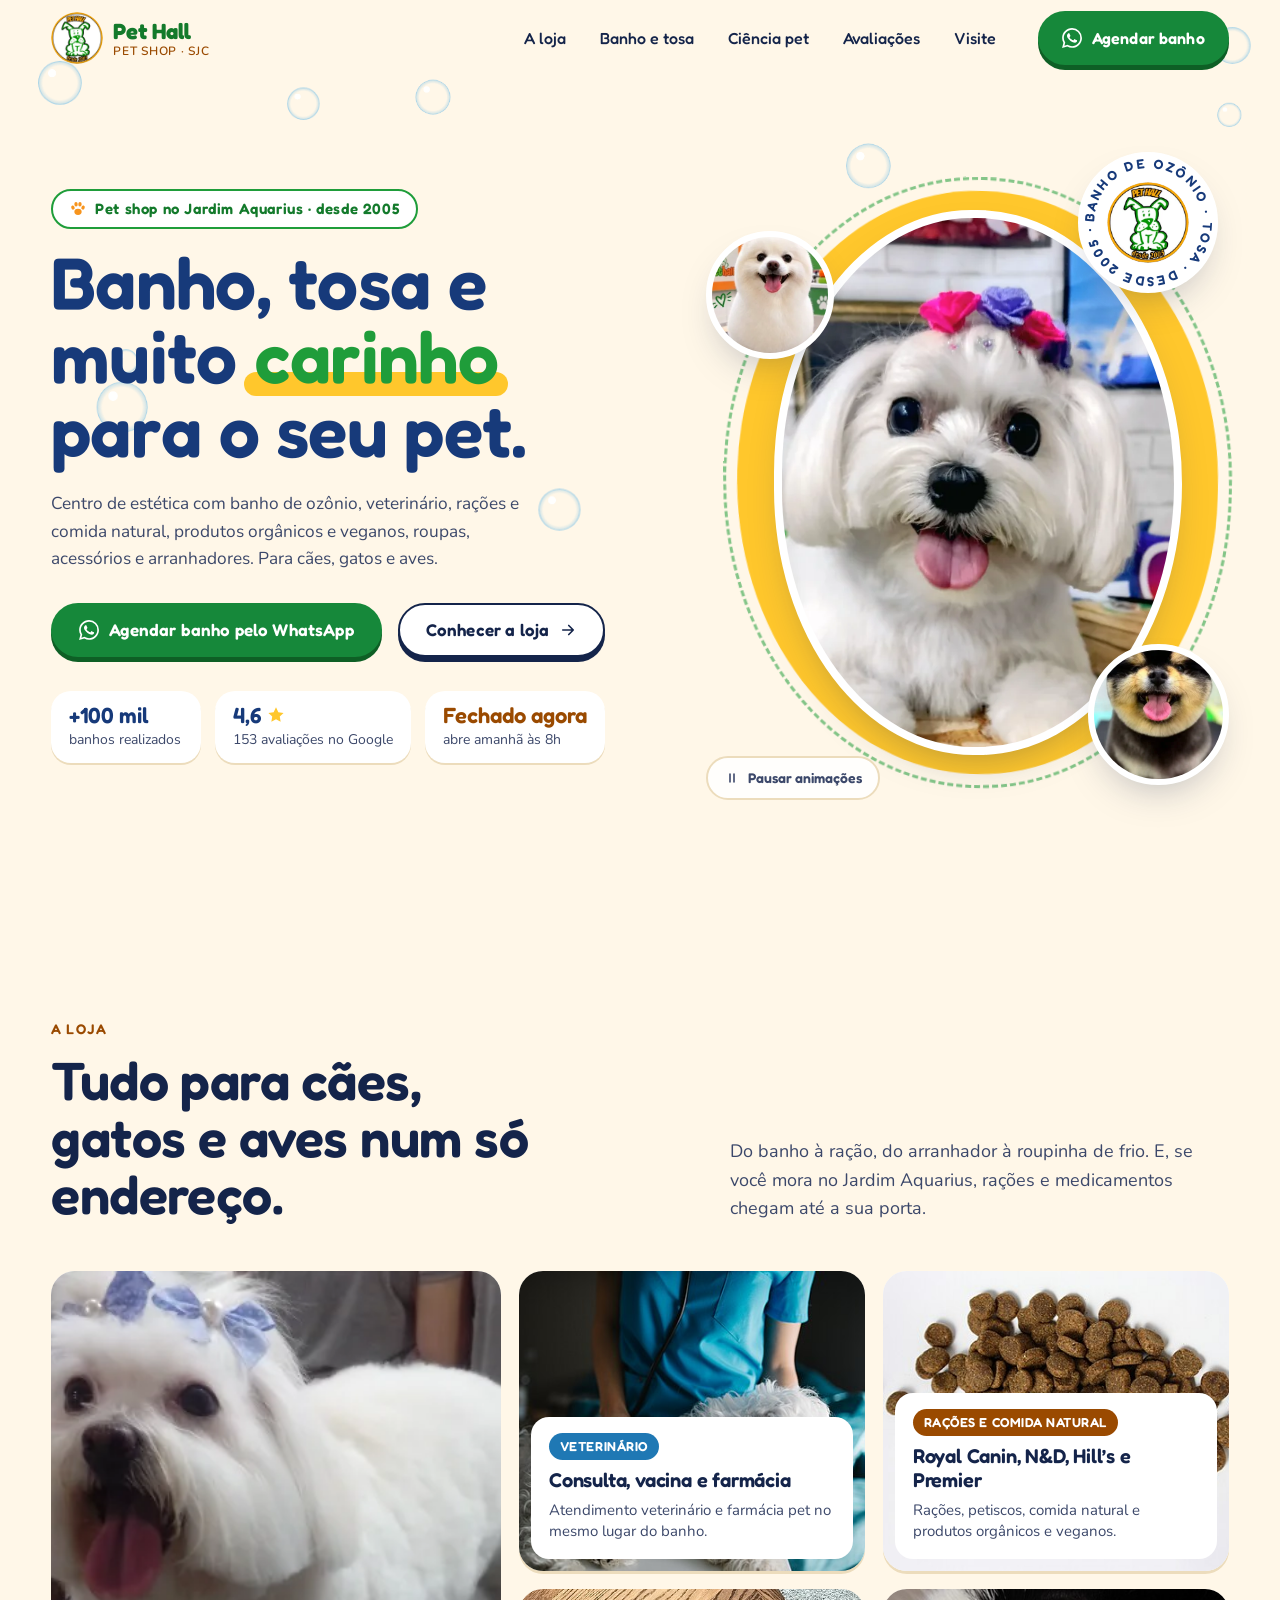
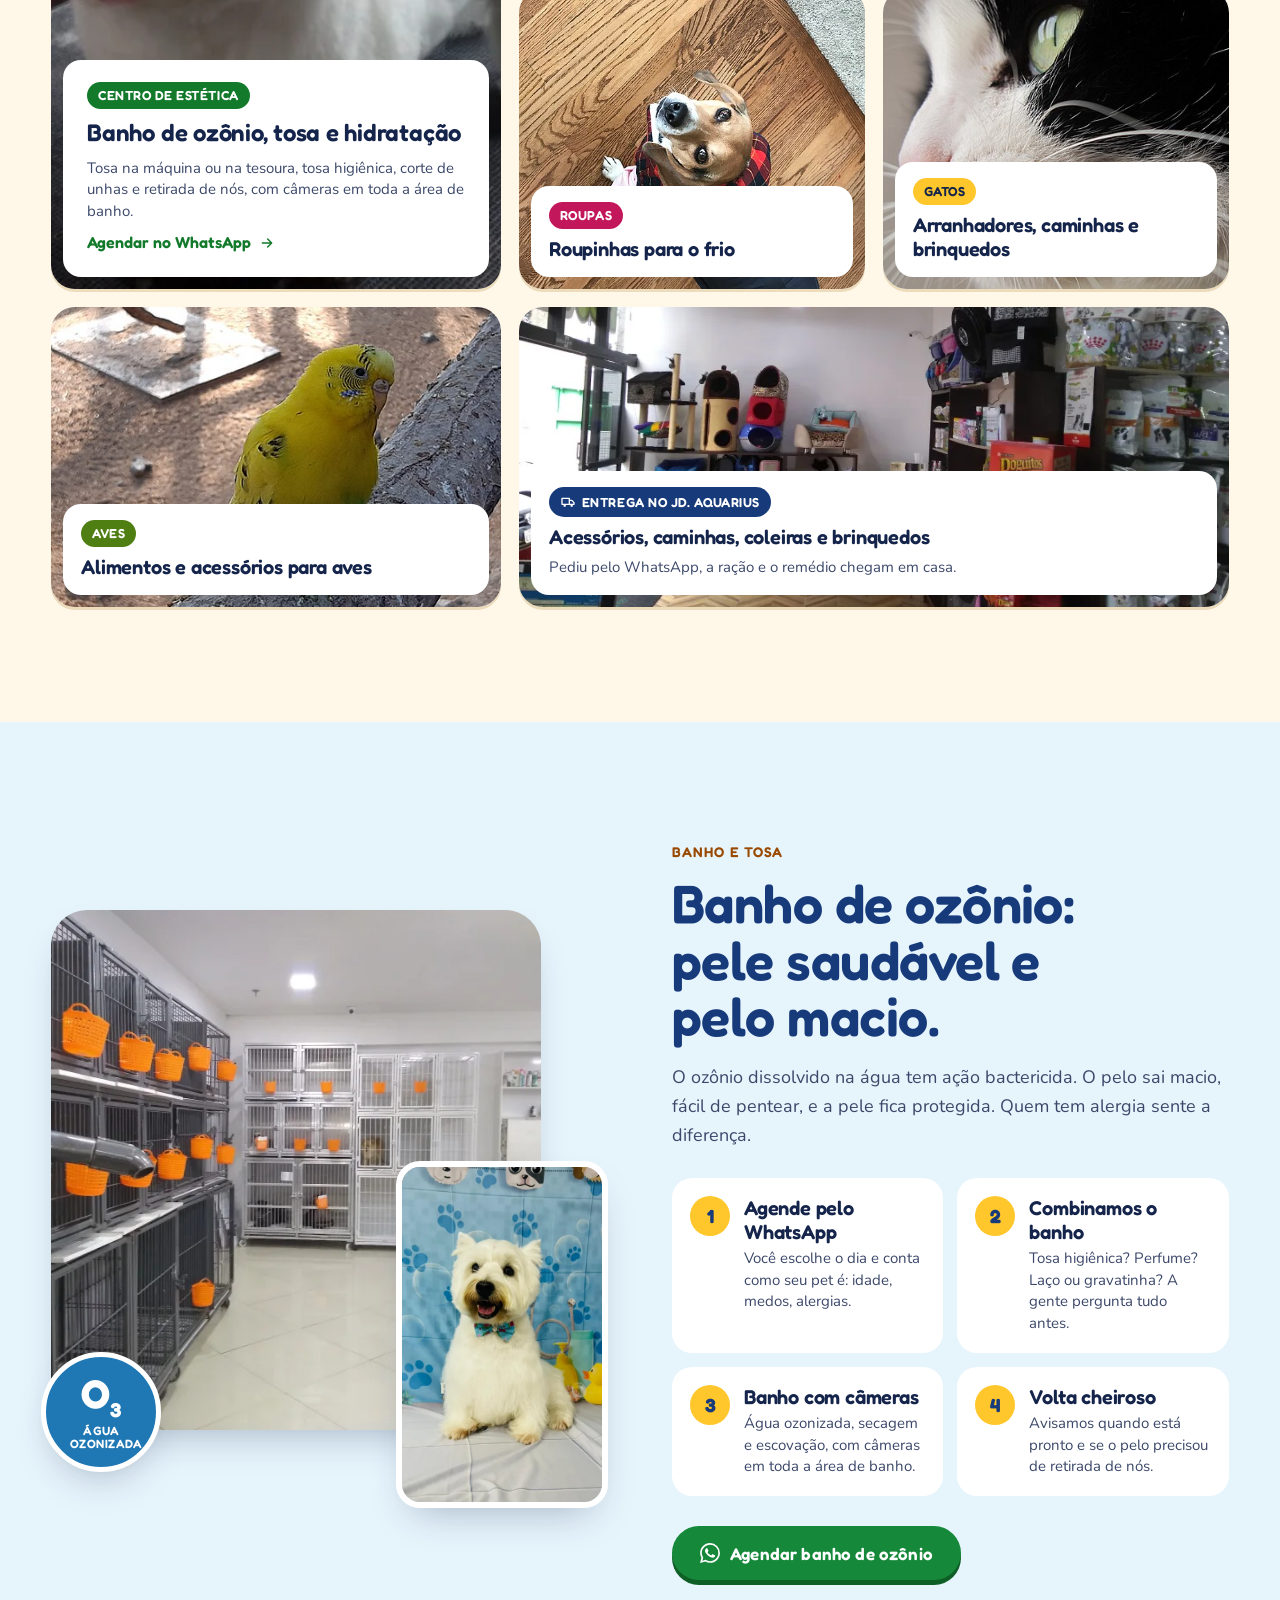
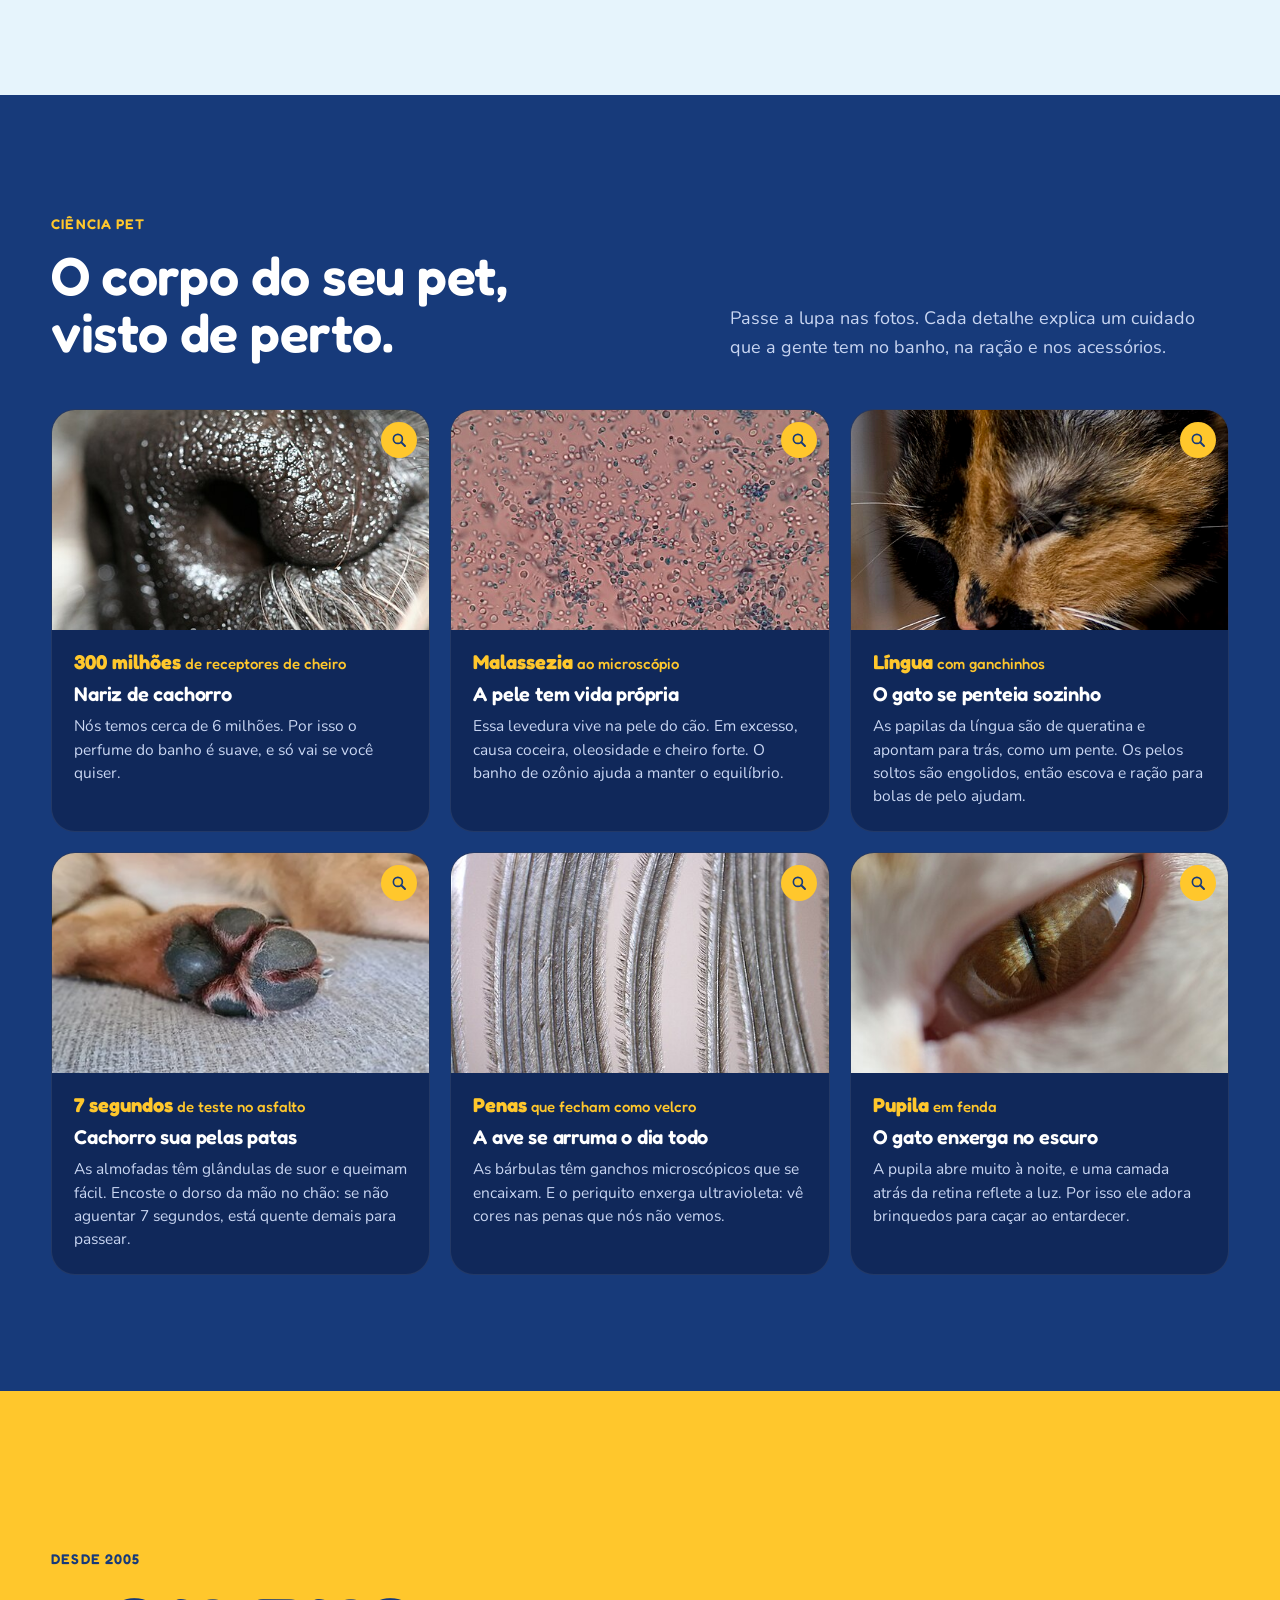
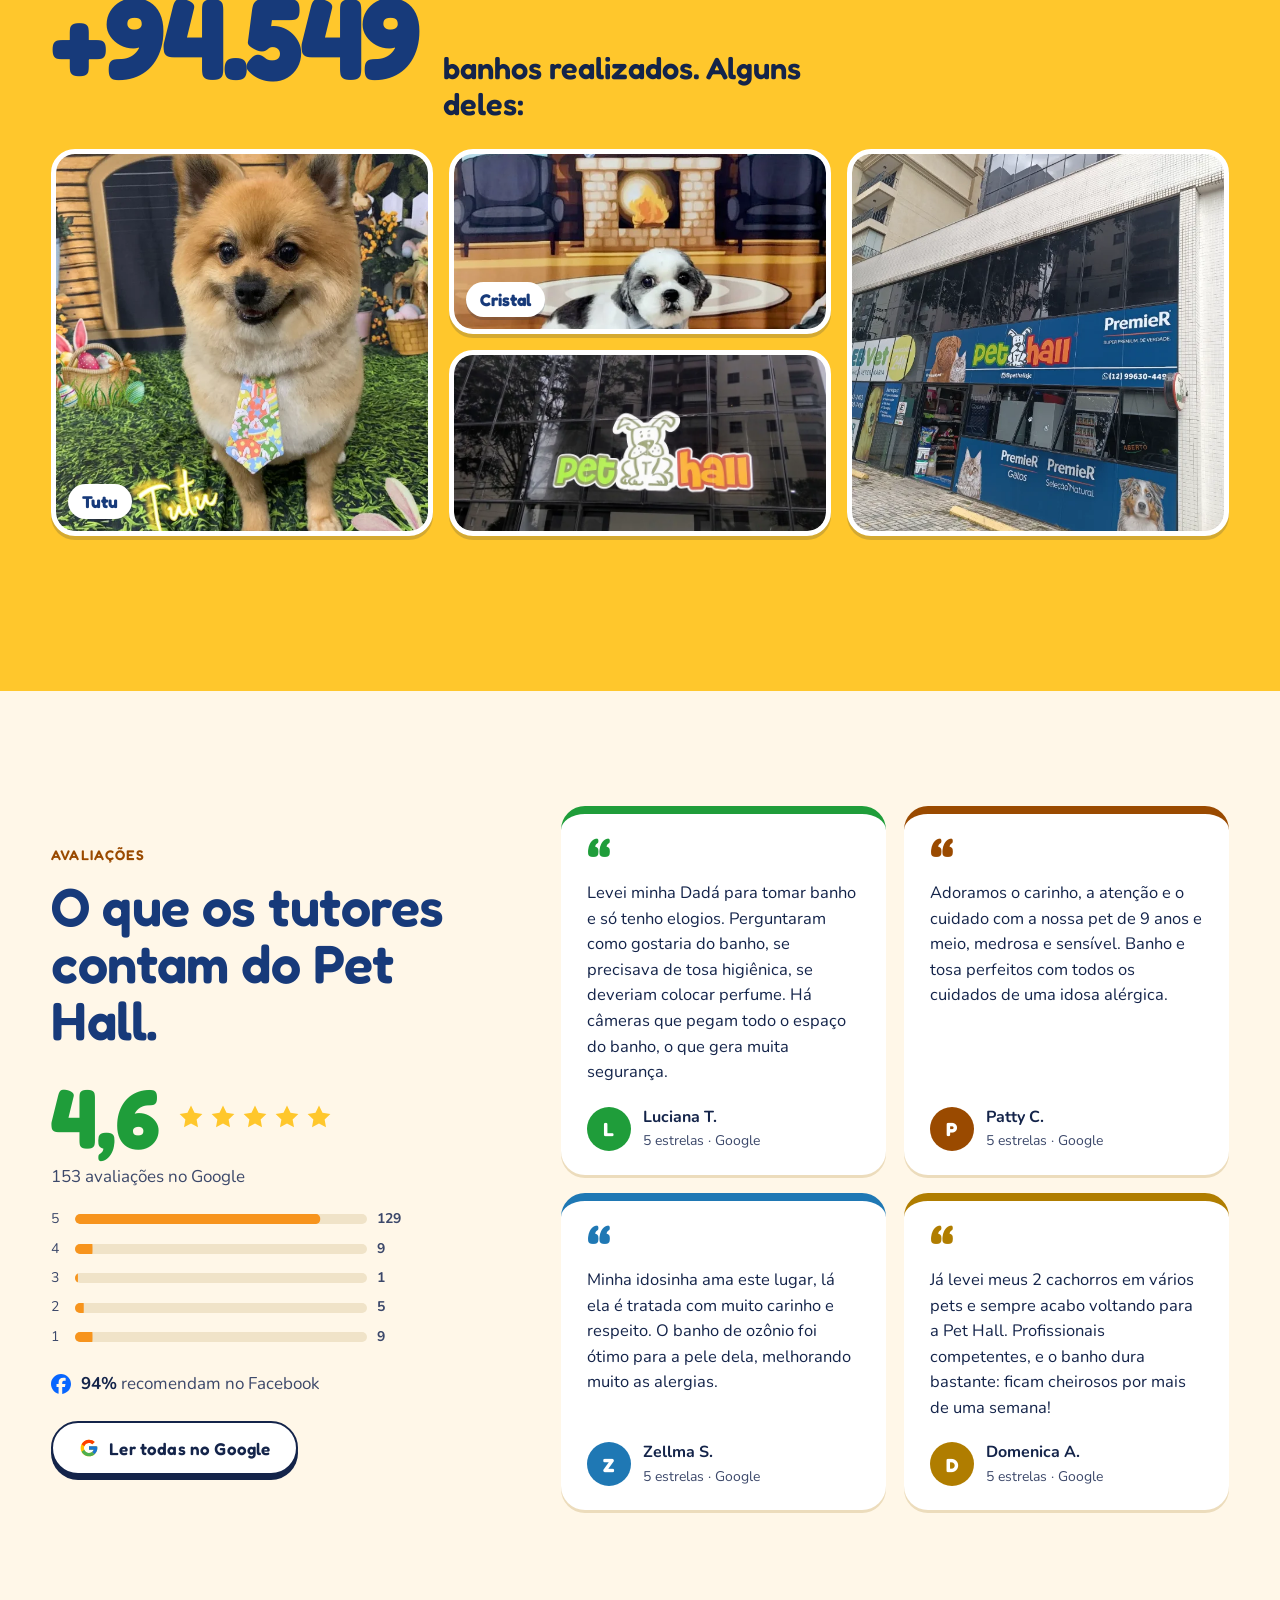
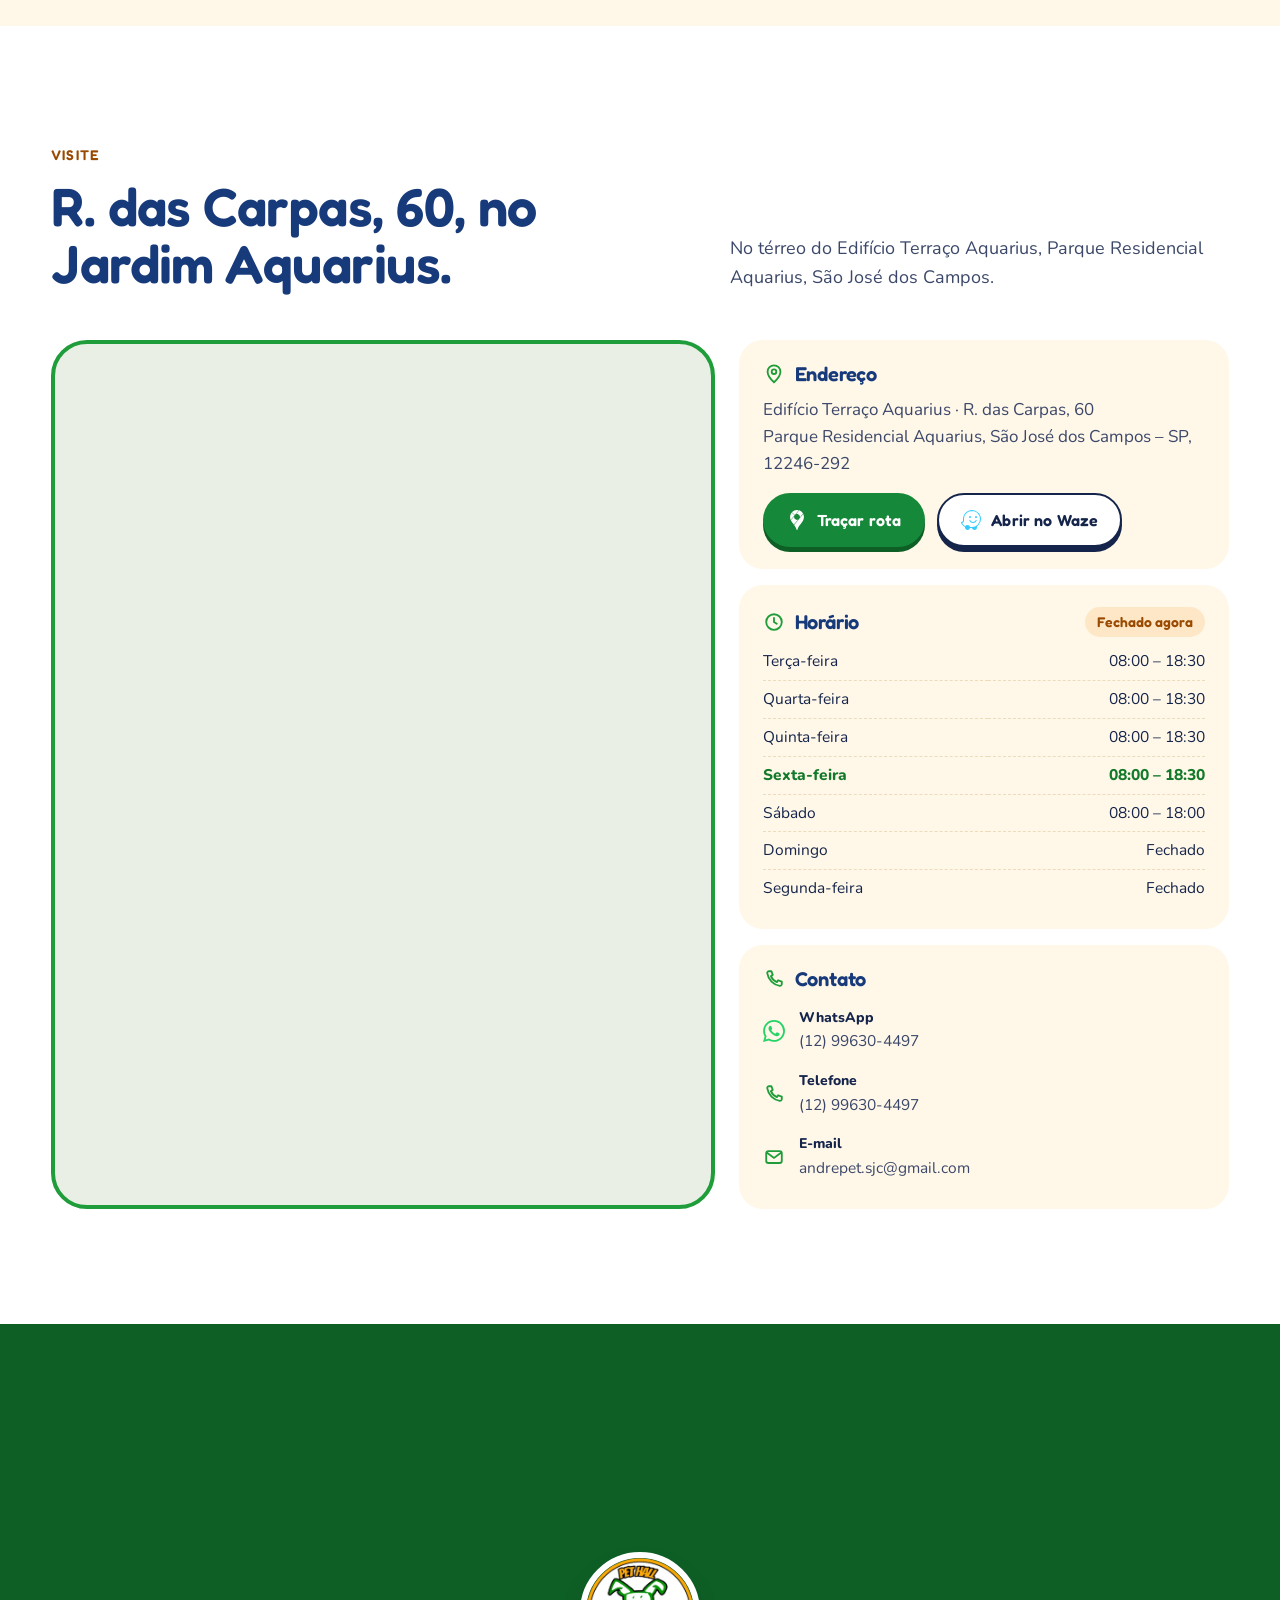
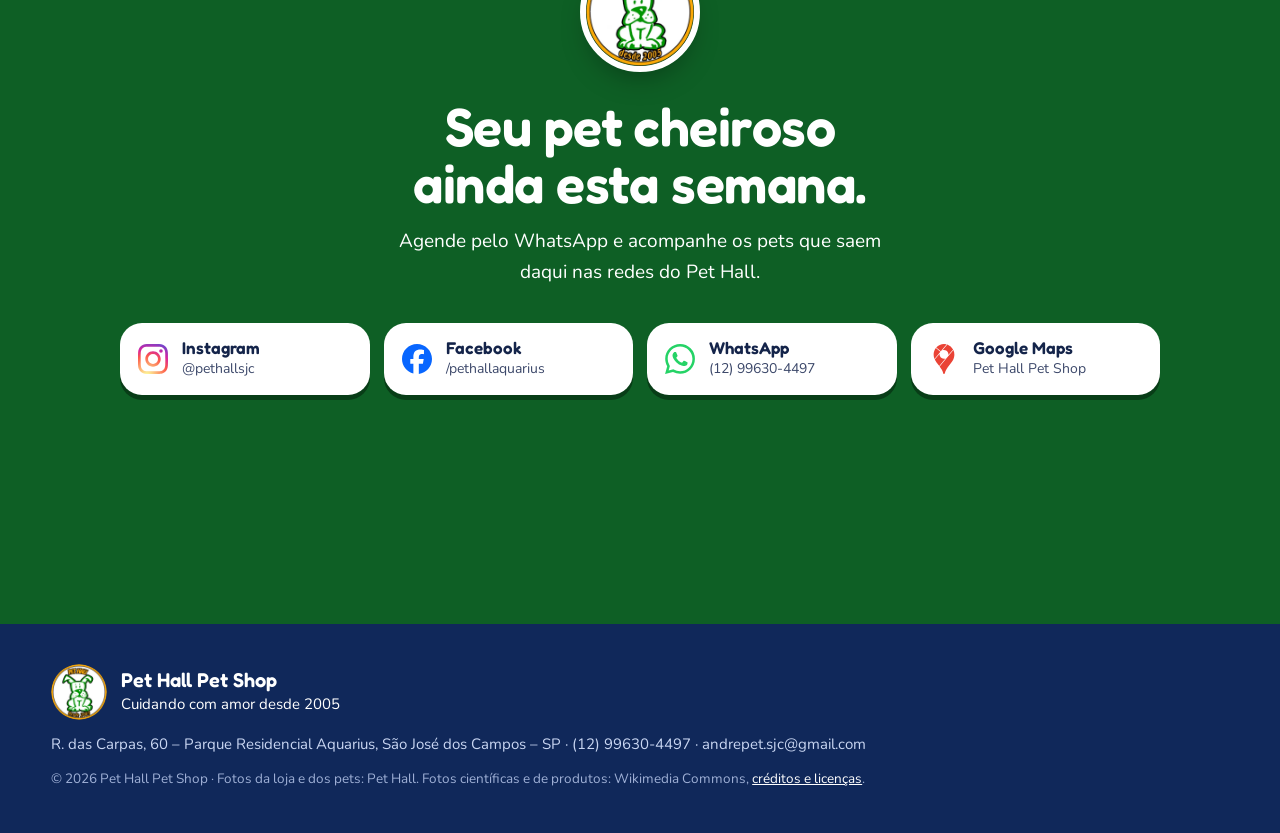
<file: index.html>
<!doctype html>
<html lang="pt-BR" data-type="place" data-radius="round">
<head>
<meta charset="utf-8">
<meta name="viewport" content="width=device-width, initial-scale=1, viewport-fit=cover">
<title>Pet Hall Pet Shop · Banho, tosa, veterinário e rações no Jardim Aquarius, São José dos Campos</title>
<meta name="description" content="Pet shop no Jardim Aquarius desde 2005: banho de ozônio e tosa, veterinário, rações e comida natural, produtos orgânicos e veganos, roupas, acessórios e arranhadores para cães, gatos e aves. Nota 4,6 no Google.">
<meta name="page-type" content="place">
<meta name="site-kind" content="other">
<meta name="page-kind" content="place">
<meta name="theme-color" content="#fff7e8">
<meta property="og:type" content="website">
<meta property="og:locale" content="pt_BR">
<meta property="og:title" content="Pet Hall Pet Shop · Banho, tosa e carinho no Jardim Aquarius">
<meta property="og:description" content="Banho de ozônio, tosa, veterinário, rações, comida natural, roupas e acessórios para cães, gatos e aves. R. das Carpas, Jardim Aquarius, São José dos Campos.">
<meta property="og:url" content="https://gustavox222.github.io/pet-hall/">
<meta property="og:image" content="https://gustavox222.github.io/pet-hall/share.jpg">
<link rel="canonical" href="https://gustavox222.github.io/pet-hall/">
<meta name="twitter:card" content="summary_large_image">
<link rel="icon" href="img/logo-240.webp?v=1" type="image/webp">
<link rel="apple-touch-icon" href="img/logo-240.webp?v=1">
<link rel="preconnect" href="https://fonts.googleapis.com">
<link rel="preconnect" href="https://fonts.gstatic.com" crossorigin>
<link href="https://fonts.googleapis.com/css2?family=Fredoka:wght@400;500;600;700&family=Nunito:wght@400;600;700;800&display=swap" rel="stylesheet">
<link rel="preload" as="image" href="img/pets/maltes-640.webp?v=2" imagesrcset="img/pets/maltes-640.webp?v=2 640w, img/pets/maltes.webp?v=2 1200w" imagesizes="(max-width: 900px) 86vw, 40vw">
<link rel="stylesheet" href="css/style.css?v=9">
<script>(function(d){d.classList.add('js','m-enter');if(window.matchMedia&&matchMedia('(prefers-reduced-motion: reduce)').matches)d.classList.add('reduce');setTimeout(function(){d.classList.add('ready');},3000);})(document.documentElement);</script>
<script type="application/ld+json">
{
  "@context": "https://schema.org",
  "@type": "PetStore",
  "name": "Pet Hall Pet Shop",
  "image": "https://gustavox222.github.io/pet-hall/share.jpg",
  "url": "https://gustavox222.github.io/pet-hall/",
  "telephone": "+55-12-99630-4497",
  "email": "andrepet.sjc@gmail.com",
  "foundingDate": "2005",
  "address": {"@type": "PostalAddress", "streetAddress": "R. das Carpas, 60 - Edifício Terraço Aquarius", "addressLocality": "São José dos Campos", "addressRegion": "SP", "postalCode": "12246-292", "addressCountry": "BR"},
  "geo": {"@type": "GeoCoordinates", "latitude": -23.2157035, "longitude": -45.9072792},
  "openingHoursSpecification": [
    {"@type": "OpeningHoursSpecification", "dayOfWeek": ["Tuesday","Wednesday","Thursday","Friday"], "opens": "08:00", "closes": "18:30"},
    {"@type": "OpeningHoursSpecification", "dayOfWeek": "Saturday", "opens": "08:00", "closes": "18:00"}
  ],
  "aggregateRating": {"@type": "AggregateRating", "ratingValue": "4.6", "reviewCount": "153"},
  "sameAs": ["https://www.instagram.com/pethallsjc/", "https://www.facebook.com/pethallaquarius/"]
}
</script>
</head>
<body>
<!-- Pet Hall Pet Shop · place · cores da própria marca: verde da logo #1f9d3a, laranja #f7941d, azul-marinho da fachada #173a7a, amarelo #ffc72c sobre creme #fff7e8
     Fredoka (títulos, arredondada como o letreiro) + Nunito (texto)
     Hero: foto em bolha que respira + bolhas de sabão subindo + selo giratório com a logo (clique: "Au au!") + rastro de patinhas no cursor
     Momentos: (1) lupa de microscópio nas fotos da ciência; (2) contador "+100.000 banhos" e mural de pets revelado. -->
<a class="skip" href="#conteudo">Pular para o conteúdo</a>

<svg width="0" height="0" style="position:absolute" aria-hidden="true">
  <symbol id="i-arrow" viewBox="0 0 24 24"><path d="M5 12h14M13 6l6 6-6 6" fill="none" stroke="currentColor" stroke-width="2.2" stroke-linecap="round" stroke-linejoin="round"/></symbol>
  <symbol id="i-star" viewBox="0 0 24 24"><path d="M12 2.8l2.8 5.8 6.3.9-4.6 4.4 1.1 6.3L12 17.2l-5.6 3 1.1-6.3L2.9 9.5l6.3-.9z" fill="currentColor"/></symbol>
  <symbol id="i-pin" viewBox="0 0 24 24"><path d="M12 21s-7-6.2-7-11.5A7 7 0 0 1 19 9.5C19 14.8 12 21 12 21z" fill="none" stroke="currentColor" stroke-width="2"/><circle cx="12" cy="9.5" r="2.5" fill="none" stroke="currentColor" stroke-width="2"/></symbol>
  <symbol id="i-phone" viewBox="0 0 24 24"><path d="M6.6 3.5h2.6l1.4 4-2 1.4a12 12 0 0 0 6.5 6.5l1.4-2 4 1.4v2.6a2 2 0 0 1-2.2 2A16.5 16.5 0 0 1 4.6 5.7a2 2 0 0 1 2-2.2z" fill="none" stroke="currentColor" stroke-width="2" stroke-linejoin="round"/></symbol>
  <symbol id="i-mail" viewBox="0 0 24 24"><rect x="3.5" y="5.5" width="17" height="13" rx="2.5" fill="none" stroke="currentColor" stroke-width="2"/><path d="M4 7l8 6 8-6" fill="none" stroke="currentColor" stroke-width="2"/></symbol>
  <symbol id="i-clock" viewBox="0 0 24 24"><circle cx="12" cy="12" r="8.5" fill="none" stroke="currentColor" stroke-width="2"/><path d="M12 7.5V12l3 2" fill="none" stroke="currentColor" stroke-width="2" stroke-linecap="round"/></symbol>
  <symbol id="i-route" viewBox="0 0 24 24"><circle cx="6" cy="18" r="2.2" fill="none" stroke="currentColor" stroke-width="2"/><circle cx="18" cy="6" r="2.2" fill="none" stroke="currentColor" stroke-width="2"/><path d="M8.2 18H15a3 3 0 0 0 0-6H9a3 3 0 0 1 0-6h6.8" fill="none" stroke="currentColor" stroke-width="2" stroke-linecap="round"/></symbol>
  <symbol id="i-truck" viewBox="0 0 24 24"><path d="M3 6.5h11v9H3zM14 9.5h3.8l3.2 3.4v2.6h-7" fill="none" stroke="currentColor" stroke-width="2" stroke-linejoin="round"/><circle cx="7" cy="17.5" r="1.8" fill="currentColor"/><circle cx="17.5" cy="17.5" r="1.8" fill="currentColor"/></symbol>
  <symbol id="i-pause" viewBox="0 0 24 24"><path d="M9 6v12M15 6v12" fill="none" stroke="currentColor" stroke-width="2.4" stroke-linecap="round"/></symbol>
  <symbol id="i-play" viewBox="0 0 24 24"><path d="M8 5.5v13l10-6.5z" fill="currentColor"/></symbol>
  <symbol id="i-paw" viewBox="0 0 64 64"><ellipse cx="32" cy="42" rx="13" ry="11" fill="currentColor"/><ellipse cx="14" cy="27" rx="6" ry="7.5" transform="rotate(-18 14 27)" fill="currentColor"/><ellipse cx="25" cy="15" rx="6" ry="8" transform="rotate(-6 25 15)" fill="currentColor"/><ellipse cx="39" cy="15" rx="6" ry="8" transform="rotate(6 39 15)" fill="currentColor"/><ellipse cx="50" cy="27" rx="6" ry="7.5" transform="rotate(18 50 27)" fill="currentColor"/></symbol>
  <symbol id="i-lens" viewBox="0 0 24 24"><circle cx="10.5" cy="10.5" r="6" fill="none" stroke="currentColor" stroke-width="2.2"/><path d="M15 15l5 5" stroke="currentColor" stroke-width="2.6" stroke-linecap="round"/></symbol>
</svg>

<header class="nav" data-nav>
  <div class="wrap nav__in">
    <a class="nav__logo" href="#inicio" aria-label="Pet Hall Pet Shop, voltar ao início"><img src="img/logo-240.webp?v=1" width="240" height="240" alt="Logo Pet Hall, desde 2005"><span>Pet Hall<small>pet shop · SJC</small></span></a>
    <nav class="nav__links" aria-label="Principal">
      <a href="#loja">A loja</a>
      <a href="#banho">Banho e tosa</a>
      <a href="#ciencia">Ciência pet</a>
      <a href="#avaliacoes">Avaliações</a>
      <a href="#visite">Visite</a>
    </nav>
    <a class="btn btn--solid btn--sm nav__cta" href="https://wa.me/5512996304497?text=Ol%C3%A1%2C%20Pet%20Hall!%20Quero%20agendar%20um%20banho%20para%20o%20meu%20pet." target="_blank" rel="noopener" data-magnetic><img src="img/icons/whatsapp.svg" width="18" height="18" alt="">Agendar banho</a>
    <button class="nav__toggle" type="button" aria-expanded="false" aria-controls="menu" data-menu-toggle><span class="sr">Abrir menu</span><i></i><i></i></button>
  </div>
</header>

<div class="menu" id="menu" data-menu hidden>
  <nav aria-label="Menu">
    <a href="#loja">A loja</a>
    <a href="#banho">Banho e tosa</a>
    <a href="#ciencia">Ciência pet</a>
    <a href="#avaliacoes">Avaliações</a>
    <a href="#visite">Visite</a>
  </nav>
  <a class="btn btn--solid" href="https://wa.me/5512996304497?text=Ol%C3%A1%2C%20Pet%20Hall!%20Quero%20agendar%20um%20banho%20para%20o%20meu%20pet." target="_blank" rel="noopener"><img loading="lazy" src="img/icons/whatsapp.svg" width="20" height="20" alt="">Agendar pelo WhatsApp</a>
  <p class="menu__foot">R. das Carpas, 60 · Jardim Aquarius · São José dos Campos</p>
</div>

<main id="conteudo">

  <!-- ============================================================ HERO -->
  <section class="hero" id="inicio" data-enter>
    <div class="hero__bubbles" aria-hidden="true" data-bubbles></div>
    <div class="hero__paws" aria-hidden="true" data-paws></div>
    <div class="wrap hero__grid">
      <div class="hero__copy">
        <p class="eyebrow eyebrow--pill" data-hero-fade><svg aria-hidden="true"><use href="#i-paw"/></svg>Pet shop no Jardim Aquarius · desde 2005</p>
        <h1 class="hero__title" data-hero-title>Banho, tosa e muito <span class="mark">carinho</span> para o seu pet.</h1>
        <p class="hero__lead" data-hero-fade>Centro de estética com banho de ozônio, veterinário, rações e comida natural, produtos orgânicos e veganos, roupas, acessórios e arranhadores. Para cães, gatos e aves.</p>
        <div class="hero__actions" data-hero-fade>
          <a class="btn btn--solid" href="https://wa.me/5512996304497?text=Ol%C3%A1%2C%20Pet%20Hall!%20Quero%20agendar%20um%20banho%20para%20o%20meu%20pet." target="_blank" rel="noopener" data-magnetic><img src="img/icons/whatsapp.svg" width="20" height="20" alt="">Agendar banho pelo WhatsApp</a>
          <a class="btn btn--ghost" href="#loja">Conhecer a loja<svg aria-hidden="true"><use href="#i-arrow"/></svg></a>
        </div>
        <ul class="hero__facts" data-hero-fade>
          <li><b>+100 mil</b><span>banhos realizados</span></li>
          <li><b>4,6 <svg aria-hidden="true"><use href="#i-star"/></svg></b><span>153 avaliações no Google</span></li>
          <li><b data-open-chip>Ter. a sáb.</b><span data-open-sub>a partir das 8h</span></li>
        </ul>
      </div>

      <div class="hero__art">
        <div class="hero__splash" aria-hidden="true" data-hero-splash></div>
        <div class="blob" data-hero-blob>
          <img src="img/pets/maltes-640.webp?v=2" srcset="img/pets/maltes-640.webp?v=2 640w, img/pets/maltes.webp?v=2 1200w" sizes="(max-width: 900px) 86vw, 40vw" width="1200" height="1313" alt="Maltês branco de pelo escovado e laço de flores, de língua de fora depois do banho no Pet Hall" fetchpriority="high" data-hero-img>
        </div>
        <figure class="orb orb--a" data-hero-orb><img src="img/pets/scoth.webp?v=1" width="332" height="339" alt="Spitz branco recém-tosado sorrindo na mesa de tosa" loading="eager"></figure>
        <figure class="orb orb--b" data-hero-orb><img src="img/pets/diego.webp?v=1" width="361" height="422" alt="Lulu preto e caramelo com tosa redondinha, de língua de fora" loading="eager"></figure>
        <button class="stamp" type="button" data-stamp aria-label="Logo do Pet Hall. Toque para ouvir um latido">
          <svg class="stamp__ring" viewBox="0 0 160 160" aria-hidden="true"><defs><path id="ring" d="M80 80m-62 0a62 62 0 1 1 124 0a62 62 0 1 1-124 0"/></defs><text><textPath href="#ring" textLength="384" lengthAdjust="spacing">banho de ozônio · tosa · desde 2005 · </textPath></text></svg>
          <img src="img/logo-240.webp?v=1" width="240" height="240" alt="">
          <span class="stamp__woof" aria-hidden="true" data-woof>Au au!</span>
        </button>
        <button class="motion-toggle" type="button" aria-pressed="false" data-motion-toggle><svg aria-hidden="true"><use href="#i-pause"/></svg><span>Pausar animações</span></button>
      </div>
    </div>
  </section>

  <!-- ============================================================ LOJA -->
  <section class="shop" id="loja">
    <div class="wrap">
      <div class="head head--split">
        <div>
          <p class="eyebrow">A loja</p>
          <h2>Tudo para cães, gatos e aves num só endereço.</h2>
        </div>
        <p class="head__note">Do banho à ração, do arranhador à roupinha de frio. E, se você mora no Jardim Aquarius, rações e medicamentos chegam até a sua porta.</p>
      </div>
      <div class="bento">
        <a class="tile tile--spa" href="https://wa.me/5512996304497?text=Ol%C3%A1%2C%20Pet%20Hall!%20Quero%20agendar%20banho%20de%20oz%C3%B4nio%20e%20tosa%20para%20o%20meu%20pet." target="_blank" rel="noopener">
          <div class="tile__img"><img src="img/loja/tosa-800.webp?v=1" srcset="img/loja/tosa-800.webp?v=1 800w, img/loja/tosa.webp?v=1 1600w" sizes="(max-width: 900px) 92vw, 46vw" width="1600" height="902" alt="Maltês branco recém-tosado em pé na mesa de tosa do Pet Hall, com laços azuis" loading="lazy"></div>
          <div class="tile__txt">
            <span class="sticker sticker--green">Centro de estética</span>
            <h3>Banho de ozônio, tosa e hidratação</h3>
            <p>Tosa na máquina ou na tesoura, tosa higiênica, corte de unhas e retirada de nós, com câmeras em toda a área de banho.</p>
            <span class="link">Agendar no WhatsApp<svg aria-hidden="true"><use href="#i-arrow"/></svg></span>
          </div>
        </a>
        <a class="tile tile--vet" href="https://wa.me/5512996304497?text=Ol%C3%A1%2C%20Pet%20Hall!%20Gostaria%20de%20agendar%20uma%20consulta%20com%20o%20veterin%C3%A1rio." target="_blank" rel="noopener">
          <div class="tile__img"><img src="assets/img/photo-f116757706-960.jpg" srcset="assets/img/photo-f116757706-500.jpg 500w, assets/img/photo-f116757706-960.jpg 960w" sizes="(max-width: 900px) 92vw, 24vw" width="960" height="640" alt="Veterinária auscultando um cãozinho branco com o estetoscópio" loading="lazy" data-source="stand-in" data-subject="veterinário"></div>
          <div class="tile__txt">
            <span class="sticker sticker--sky">Veterinário</span>
            <h3>Consulta, vacina e farmácia</h3>
            <p>Atendimento veterinário e farmácia pet no mesmo lugar do banho.</p>
          </div>
        </a>
        <a class="tile tile--food" href="https://wa.me/5512996304497?text=Ol%C3%A1%2C%20Pet%20Hall!%20Quero%20saber%20sobre%20ra%C3%A7%C3%B5es%2C%20comida%20natural%20e%20produtos%20org%C3%A2nicos%20e%20veganos." target="_blank" rel="noopener">
          <div class="tile__img"><img src="assets/img/photo-f132219108-960.jpg" srcset="assets/img/photo-f132219108-500.jpg 500w, assets/img/photo-f132219108-960.jpg 960w" sizes="(max-width: 900px) 92vw, 24vw" width="960" height="640" alt="Punhado de ração seca em grãos sobre fundo branco" loading="lazy" data-source="stand-in" data-subject="rações"></div>
          <div class="tile__txt">
            <span class="sticker sticker--orange">Rações e comida natural</span>
            <h3>Royal Canin, N&amp;D, Hill’s e Premier</h3>
            <p>Rações, petiscos, comida natural e produtos orgânicos e veganos.</p>
          </div>
        </a>
        <a class="tile tile--wear" href="https://wa.me/5512996304497?text=Ol%C3%A1%2C%20Pet%20Hall!%20Quero%20saber%20sobre%20as%20roupinhas%20para%20pets%20que%20voc%C3%AAs%20t%C3%AAm." target="_blank" rel="noopener">
          <div class="tile__img"><img src="assets/img/photo-f107300480-500.jpg" width="500" height="667" alt="Beagle de roupinha xadrez de frio olhando para cima, sentado no piso de madeira" loading="lazy" data-source="stand-in" data-subject="roupas"></div>
          <div class="tile__txt">
            <span class="sticker sticker--pink">Roupas</span>
            <h3>Roupinhas para o frio</h3>
          </div>
        </a>
        <a class="tile tile--cat" href="https://wa.me/5512996304497?text=Ol%C3%A1%2C%20Pet%20Hall!%20Quero%20saber%20sobre%20arranhadores%2C%20caminhas%20e%20brinquedos%20para%20gatos." target="_blank" rel="noopener">
          <div class="tile__img"><img src="assets/img/photo-f169774582-960.jpg" srcset="assets/img/photo-f169774582-500.jpg 500w, assets/img/photo-f169774582-960.jpg 960w" sizes="(max-width: 900px) 92vw, 24vw" width="960" height="722" alt="Rosto de gato branco e preto de perfil, com olho verde e bigodes longos" loading="lazy" data-source="stand-in" data-subject="gatos"></div>
          <div class="tile__txt">
            <span class="sticker sticker--yellow">Gatos</span>
            <h3>Arranhadores, caminhas e brinquedos</h3>
          </div>
        </a>
        <a class="tile tile--bird" href="https://wa.me/5512996304497?text=Ol%C3%A1%2C%20Pet%20Hall!%20Quero%20saber%20sobre%20alimentos%20e%20acess%C3%B3rios%20para%20aves." target="_blank" rel="noopener">
          <div class="tile__img"><img src="assets/img/photo-f181503615-960.jpg" srcset="assets/img/photo-f181503615-500.jpg 500w, assets/img/photo-f181503615-960.jpg 960w" sizes="(max-width: 900px) 92vw, 24vw" width="960" height="722" alt="Periquito-australiano amarelo e verde pousado num tronco" loading="lazy" data-source="stand-in" data-subject="aves"></div>
          <div class="tile__txt">
            <span class="sticker sticker--lime">Aves</span>
            <h3>Alimentos e acessórios para aves</h3>
          </div>
        </a>
        <a class="tile tile--store" href="https://wa.me/5512996304497?text=Ol%C3%A1%2C%20Pet%20Hall!%20Quero%20saber%20sobre%20acess%C3%B3rios%2C%20caminhas%2C%20coleiras%20e%20brinquedos%2C%20e%20a%20entrega%20no%20Jd.%20Aquarius." target="_blank" rel="noopener">
          <div class="tile__img"><img src="img/loja/interior-800.webp?v=1" srcset="img/loja/interior-800.webp?v=1 800w, img/loja/interior.webp?v=1 1600w" sizes="(max-width: 900px) 92vw, 46vw" width="1600" height="1200" alt="Interior da loja Pet Hall com prateleiras de caminhas, casinhas, arranhadores, brinquedos e rações" loading="lazy"></div>
          <div class="tile__txt">
            <span class="sticker sticker--navy"><svg aria-hidden="true"><use href="#i-truck"/></svg>Entrega no Jd. Aquarius</span>
            <h3>Acessórios, caminhas, coleiras e brinquedos</h3>
            <p>Pediu pelo WhatsApp, a ração e o remédio chegam em casa.</p>
          </div>
        </a>
      </div>
    </div>
  </section>

  <!-- ============================================================ BANHO E TOSA -->
  <section class="spa" id="banho">
    <div class="wrap spa__grid">
      <div class="spa__photos">
        <figure class="spa__main"><img src="img/loja/banho-800.webp?v=1" srcset="img/loja/banho-800.webp?v=1 800w, img/loja/banho.webp?v=1 1600w" sizes="(max-width: 900px) 92vw, 44vw" width="1600" height="1200" alt="Área de banho do Pet Hall com baias de inox, cestos laranja e bancada de banho" loading="lazy"></figure>
        <figure class="spa__small"><img src="img/pets/westie-480.webp?v=1" srcset="img/pets/westie-480.webp?v=1 480w, img/pets/westie.webp?v=1 720w" sizes="(max-width: 900px) 40vw, 16vw" width="720" height="1280" alt="West highland terrier branco de gravatinha depois da tosa" loading="lazy"></figure>
        <div class="spa__badge"><b>O<sub>3</sub></b><span>água ozonizada</span></div>
      </div>
      <div class="spa__copy">
        <p class="eyebrow">Banho e tosa</p>
        <h2>Banho de ozônio: pele saudável e pelo macio.</h2>
        <p class="spa__lead">O ozônio dissolvido na água tem ação bactericida. O pelo sai macio, fácil de pentear, e a pele fica protegida. Quem tem alergia sente a diferença.</p>
        <ol class="steps" data-steps>
          <li><span class="steps__n">1</span><div><h3>Agende pelo WhatsApp</h3><p>Você escolhe o dia e conta como seu pet é: idade, medos, alergias.</p></div></li>
          <li><span class="steps__n">2</span><div><h3>Combinamos o banho</h3><p>Tosa higiênica? Perfume? Laço ou gravatinha? A gente pergunta tudo antes.</p></div></li>
          <li><span class="steps__n">3</span><div><h3>Banho com câmeras</h3><p>Água ozonizada, secagem e escovação, com câmeras em toda a área de banho.</p></div></li>
          <li><span class="steps__n">4</span><div><h3>Volta cheiroso</h3><p>Avisamos quando está pronto e se o pelo precisou de retirada de nós.</p></div></li>
        </ol>
        <a class="btn btn--solid" href="https://wa.me/5512996304497?text=Ol%C3%A1%2C%20Pet%20Hall!%20Quero%20agendar%20um%20banho%20de%20oz%C3%B4nio." target="_blank" rel="noopener"><img loading="lazy" src="img/icons/whatsapp.svg" width="20" height="20" alt="">Agendar banho de ozônio</a>
      </div>
    </div>
  </section>

  <!-- ============================================================ CIÊNCIA -->
  <section class="science" id="ciencia">
    <div class="wrap">
      <div class="head head--split">
        <div>
          <p class="eyebrow eyebrow--light">Ciência pet</p>
          <h2>O corpo do seu pet, visto de perto.</h2>
        </div>
        <p class="head__note">Passe a lupa nas fotos. Cada detalhe explica um cuidado que a gente tem no banho, na ração e nos acessórios.</p>
      </div>
      <div class="lab">
        <article class="lab__card">
          <div class="lab__img" data-lens><img src="assets/img/photo-f2004250-960.jpg" srcset="assets/img/photo-f2004250-500.jpg 500w, assets/img/photo-f2004250-960.jpg 960w, assets/img/photo-f2004250.jpg 1280w" sizes="(max-width: 640px) 92vw, (max-width: 1100px) 46vw, 30vw" width="1280" height="853" alt="Focinho de cachorro em macro, com a textura úmida da trufa" loading="lazy" data-source="stand-in" data-subject="nariz"></div>
          <div class="lab__txt">
            <p class="lab__stat"><b>300 milhões</b> de receptores de cheiro</p>
            <h3>Nariz de cachorro</h3>
            <p>Nós temos cerca de 6 milhões. Por isso o perfume do banho é suave, e só vai se você quiser.</p>
          </div>
        </article>
        <article class="lab__card">
          <div class="lab__img" data-lens><img src="assets/img/photo-f113535089-960.jpg" srcset="assets/img/photo-f113535089-500.jpg 500w, assets/img/photo-f113535089-960.jpg 960w, assets/img/photo-f113535089.jpg 1280w" sizes="(max-width: 640px) 92vw, (max-width: 1100px) 46vw, 30vw" width="1280" height="719" alt="Leveduras Malassezia ao microscópio, pequenas células ovais coradas em azul" loading="lazy" data-source="stand-in" data-subject="pele"></div>
          <div class="lab__txt">
            <p class="lab__stat"><b>Malassezia</b> ao microscópio</p>
            <h3>A pele tem vida própria</h3>
            <p>Essa levedura vive na pele do cão. Em excesso, causa coceira, oleosidade e cheiro forte. O banho de ozônio ajuda a manter o equilíbrio.</p>
          </div>
        </article>
        <article class="lab__card">
          <div class="lab__img" data-lens><img src="assets/img/photo-f6984234-500.jpg" width="500" height="685" alt="Gata tricolor lambendo a pata branca, de olhos fechados" loading="lazy" data-source="stand-in" data-subject="língua"></div>
          <div class="lab__txt">
            <p class="lab__stat"><b>Língua</b> com ganchinhos</p>
            <h3>O gato se penteia sozinho</h3>
            <p>As papilas da língua são de queratina e apontam para trás, como um pente. Os pelos soltos são engolidos, então escova e ração para bolas de pelo ajudam.</p>
          </div>
        </article>
        <article class="lab__card">
          <div class="lab__img" data-lens><img src="assets/img/photo-f126467581-960.jpg" srcset="assets/img/photo-f126467581-500.jpg 500w, assets/img/photo-f126467581-960.jpg 960w, assets/img/photo-f126467581.jpg 1280w" sizes="(max-width: 640px) 92vw, (max-width: 1100px) 46vw, 30vw" width="1280" height="577" alt="Pata de cachorro caramelo vista por baixo, com as almofadas escuras" loading="lazy" data-source="stand-in" data-subject="patas"></div>
          <div class="lab__txt">
            <p class="lab__stat"><b>7 segundos</b> de teste no asfalto</p>
            <h3>Cachorro sua pelas patas</h3>
            <p>As almofadas têm glândulas de suor e queimam fácil. Encoste o dorso da mão no chão: se não aguentar 7 segundos, está quente demais para passear.</p>
          </div>
        </article>
        <article class="lab__card">
          <div class="lab__img" data-lens><img src="assets/img/photo-f97094564-960.jpg" srcset="assets/img/photo-f97094564-500.jpg 500w, assets/img/photo-f97094564-960.jpg 960w" sizes="(max-width: 640px) 92vw, (max-width: 1100px) 46vw, 30vw" width="960" height="722" alt="Barbas de pena vistas ao microscópio, com as bárbulas finas em fileira" loading="lazy" data-source="stand-in" data-subject="penas"></div>
          <div class="lab__txt">
            <p class="lab__stat"><b>Penas</b> que fecham como velcro</p>
            <h3>A ave se arruma o dia todo</h3>
            <p>As bárbulas têm ganchos microscópicos que se encaixam. E o periquito enxerga ultravioleta: vê cores nas penas que nós não vemos.</p>
          </div>
        </article>
        <article class="lab__card">
          <div class="lab__img" data-lens><img src="assets/img/photo-f32275390-960.jpg" srcset="assets/img/photo-f32275390-500.jpg 500w, assets/img/photo-f32275390-960.jpg 960w, assets/img/photo-f32275390.jpg 1280w" sizes="(max-width: 640px) 92vw, (max-width: 1100px) 46vw, 30vw" width="1280" height="848" alt="Olho cor de âmbar de um gato branco em macro, com a pupila vertical" loading="lazy" data-source="stand-in" data-subject="olhos"></div>
          <div class="lab__txt">
            <p class="lab__stat"><b>Pupila</b> em fenda</p>
            <h3>O gato enxerga no escuro</h3>
            <p>A pupila abre muito à noite, e uma camada atrás da retina reflete a luz. Por isso ele adora brinquedos para caçar ao entardecer.</p>
          </div>
        </article>
      </div>
    </div>
  </section>

  <!-- ============================================================ PETS -->
  <section class="pets" id="pets">
    <div class="wrap">
      <div class="pets__head">
        <p class="eyebrow">Desde 2005</p>
        <h2 class="pets__count"><span class="sr">Mais de 100.000 banhos realizados</span><span aria-hidden="true">+<span data-count="100000">100.000</span></span><small aria-hidden="true">banhos realizados. Alguns deles:</small></h2>
      </div>
      <div class="wall" data-wall>
        <figure class="wall__a" data-pet><img src="img/pets/tutu-640.webp?v=1" srcset="img/pets/tutu-640.webp?v=1 640w, img/pets/tutu.webp?v=1 1200w" sizes="(max-width: 900px) 92vw, 30vw" width="1200" height="1500" alt="Lulu da pomerânia caramelo com gravata colorida de Páscoa" loading="lazy"><span class="wall__name">Tutu</span></figure>
        <figure class="wall__b" data-pet><img src="img/pets/cristal-640.webp?v=1" srcset="img/pets/cristal-640.webp?v=1 640w, img/pets/cristal.webp?v=1 1080w" sizes="(max-width: 900px) 46vw, 30vw" width="1080" height="1054" alt="Shih-tzu branca e preta de cachecol, em cenário de lareira" loading="lazy"><span class="wall__name">Cristal</span></figure>
        <figure class="wall__c" data-pet><img src="img/loja/letreiro-800.webp?v=1" srcset="img/loja/letreiro-800.webp?v=1 800w, img/loja/letreiro.webp?v=1 1600w" sizes="(max-width: 900px) 92vw, 30vw" width="1600" height="1200" alt="Letreiro colorido Pet Hall na fachada de vidro do Edifício Terraço Aquarius" loading="lazy"></figure>
        <figure class="wall__d" data-pet><img src="img/loja/fachada-640.webp?v=1" srcset="img/loja/fachada-640.webp?v=1 640w, img/loja/fachada.webp?v=1 1200w" sizes="(max-width: 900px) 92vw, 30vw" width="1200" height="1600" alt="Fachada azul do Pet Hall no térreo do edifício, com vitrines e o letreiro da loja" loading="lazy"></figure>
      </div>
    </div>
  </section>

  <!-- ============================================================ AVALIAÇÕES -->
  <section class="reviews" id="avaliacoes">
    <div class="wrap reviews__grid">
      <div class="score">
        <p class="eyebrow">Avaliações</p>
        <h2>O que os tutores contam do Pet Hall.</h2>
        <div class="score__big"><span>4,6</span><span class="score__stars" role="img" aria-label="4,6 de 5 estrelas"><svg aria-hidden="true"><use href="#i-star"/></svg><svg aria-hidden="true"><use href="#i-star"/></svg><svg aria-hidden="true"><use href="#i-star"/></svg><svg aria-hidden="true"><use href="#i-star"/></svg><svg aria-hidden="true"><use href="#i-star"/></svg></span></div>
        <p class="score__count">153 avaliações no Google</p>
        <ul class="bars" data-bars>
          <li><span>5</span><i style="--v:.84"></i><b>129</b></li>
          <li><span>4</span><i style="--v:.06"></i><b>9</b></li>
          <li><span>3</span><i style="--v:.01"></i><b>1</b></li>
          <li><span>2</span><i style="--v:.03"></i><b>5</b></li>
          <li><span>1</span><i style="--v:.06"></i><b>9</b></li>
        </ul>
        <p class="score__fb"><img loading="lazy" src="img/icons/facebook.svg" width="20" height="20" alt=""><span><b>94%</b> recomendam no Facebook</span></p>
        <a class="btn btn--ghost" href="https://www.google.com/maps/place/Pet+Hall+Pet+Shop/@-23.2157035,-45.9072792,17z/data=!3m1!4b1!4m6!3m5!1s0x94cc35815ab51a8d:0x26bbfe9a4f5602a2!8m2!3d-23.2157035!4d-45.9072792!16s%2Fg%2F11f3xhsmh_" target="_blank" rel="noopener"><img loading="lazy" src="img/icons/google.svg" width="18" height="18" alt="">Ler todas no Google</a>
      </div>
      <div class="quotes">
        <blockquote class="quote quote--green">
          <p>Levei minha Dadá para tomar banho e só tenho elogios. Perguntaram como gostaria do banho, se precisava de tosa higiênica, se deveriam colocar perfume. Há câmeras que pegam todo o espaço do banho, o que gera muita segurança.</p>
          <footer><span class="quote__av">L</span><span><b>Luciana T.</b>5 estrelas · Google</span></footer>
        </blockquote>
        <blockquote class="quote quote--orange">
          <p>Adoramos o carinho, a atenção e o cuidado com a nossa pet de 9 anos e meio, medrosa e sensível. Banho e tosa perfeitos com todos os cuidados de uma idosa alérgica.</p>
          <footer><span class="quote__av">P</span><span><b>Patty C.</b>5 estrelas · Google</span></footer>
        </blockquote>
        <blockquote class="quote quote--sky">
          <p>Minha idosinha ama este lugar, lá ela é tratada com muito carinho e respeito. O banho de ozônio foi ótimo para a pele dela, melhorando muito as alergias.</p>
          <footer><span class="quote__av">Z</span><span><b>Zellma S.</b>5 estrelas · Google</span></footer>
        </blockquote>
        <blockquote class="quote quote--yellow">
          <p>Já levei meus 2 cachorros em vários pets e sempre acabo voltando para a Pet Hall. Profissionais competentes, e o banho dura bastante: ficam cheirosos por mais de uma semana!</p>
          <footer><span class="quote__av">D</span><span><b>Domenica A.</b>5 estrelas · Google</span></footer>
        </blockquote>
      </div>
    </div>
  </section>

  <!-- ============================================================ VISITE -->
  <section class="visit" id="visite">
    <div class="wrap">
      <div class="head head--split">
        <div>
          <p class="eyebrow">Visite</p>
          <h2 class="visit__title">R. das Carpas, 60, no Jardim Aquarius.</h2>
        </div>
        <p class="head__note">No térreo do Edifício Terraço Aquarius, Parque Residencial Aquarius, São José dos Campos.</p>
      </div>
      <div class="visit__grid">
        <div class="map">
          <iframe title="Mapa do Pet Hall Pet Shop no Google Maps" src="https://maps.google.com/maps?q=Pet%20Hall%20Pet%20Shop%2C%20R.%20das%20Carpas%2C%2060%2C%20Parque%20Residencial%20Aquarius%2C%20S%C3%A3o%20Jos%C3%A9%20dos%20Campos&z=17&hl=pt-BR&output=embed" loading="lazy" referrerpolicy="no-referrer-when-downgrade" allowfullscreen></iframe>
        </div>
        <div class="info">
          <div class="info__block">
            <h3><svg aria-hidden="true"><use href="#i-pin"/></svg>Endereço</h3>
            <p>Edifício Terraço Aquarius · R. das Carpas, 60<br>Parque Residencial Aquarius, São José dos Campos – SP, 12246-292</p>
            <div class="info__btns">
              <a class="btn btn--solid btn--sm" href="https://www.google.com/maps/dir/?api=1&destination=Pet+Hall+Pet+Shop%2C+R.+das+Carpas%2C+60+-+Parque+Residencial+Aquarius%2C+S%C3%A3o+Jos%C3%A9+dos+Campos+-+SP" target="_blank" rel="noopener"><img loading="lazy" src="img/icons/googlemaps.svg" width="18" height="18" alt="">Traçar rota</a>
              <a class="btn btn--ghost btn--sm" href="https://waze.com/ul?q=Pet%20Hall%20Pet%20Shop%2C%20R.%20das%20Carpas%2C%2060%2C%20S%C3%A3o%20Jos%C3%A9%20dos%20Campos&ll=-23.2157035%2C-45.9072792&navigate=yes" target="_blank" rel="noopener"><img loading="lazy" src="img/icons/waze.svg" width="18" height="18" alt="">Abrir no Waze</a>
            </div>
          </div>
          <div class="info__block">
            <div class="info__top"><h3><svg aria-hidden="true"><use href="#i-clock"/></svg>Horário</h3><span class="status" data-status></span></div>
            <table class="hours" data-hours>
              <tbody>
                <tr data-day="2"><th scope="row">Terça-feira</th><td>08:00 – 18:30</td></tr>
                <tr data-day="3"><th scope="row">Quarta-feira</th><td>08:00 – 18:30</td></tr>
                <tr data-day="4"><th scope="row">Quinta-feira</th><td>08:00 – 18:30</td></tr>
                <tr data-day="5"><th scope="row">Sexta-feira</th><td>08:00 – 18:30</td></tr>
                <tr data-day="6"><th scope="row">Sábado</th><td>08:00 – 18:00</td></tr>
                <tr data-day="0"><th scope="row">Domingo</th><td>Fechado</td></tr>
                <tr data-day="1"><th scope="row">Segunda-feira</th><td>Fechado</td></tr>
              </tbody>
            </table>
          </div>
          <div class="info__block">
            <h3><svg aria-hidden="true"><use href="#i-phone"/></svg>Contato</h3>
            <ul class="contacts">
              <li><a href="https://wa.me/5512996304497?text=Ol%C3%A1%2C%20Pet%20Hall!" target="_blank" rel="noopener"><img loading="lazy" src="img/icons/whatsapp.svg" width="22" height="22" alt=""><span><b>WhatsApp</b>(12) 99630-4497</span></a></li>
              <li><a href="tel:+5512996304497"><svg aria-hidden="true"><use href="#i-phone"/></svg><span><b>Telefone</b>(12) 99630-4497</span></a></li>
              <li><a href="mailto:andrepet.sjc@gmail.com"><svg aria-hidden="true"><use href="#i-mail"/></svg><span><b>E-mail</b>andrepet.sjc@gmail.com</span></a></li>
            </ul>
          </div>
        </div>
      </div>
    </div>
  </section>

  <!-- ============================================================ REDES / FECHO -->
  <section class="close" id="redes">
    <div class="close__bubbles" aria-hidden="true"></div>
    <div class="wrap close__in">
      <img class="close__logo" src="img/logo.webp?v=1" width="480" height="481" alt="" loading="lazy">
      <h2>Seu pet cheiroso ainda esta semana.</h2>
      <p>Agende pelo WhatsApp e acompanhe os pets que saem daqui nas redes do Pet Hall.</p>
      <ul class="socials">
        <li><a href="https://www.instagram.com/pethallsjc/" target="_blank" rel="noopener"><img loading="lazy" src="img/icons/instagram.svg" width="28" height="28" alt=""><span><b>Instagram</b>@pethallsjc</span></a></li>
        <li><a href="https://www.facebook.com/pethallaquarius/" target="_blank" rel="noopener"><img loading="lazy" src="img/icons/facebook.svg" width="28" height="28" alt=""><span><b>Facebook</b>/pethallaquarius</span></a></li>
        <li><a href="https://wa.me/5512996304497?text=Ol%C3%A1%2C%20Pet%20Hall!%20Quero%20agendar%20um%20banho%20para%20o%20meu%20pet." target="_blank" rel="noopener"><img loading="lazy" src="img/icons/whatsapp.svg" width="28" height="28" alt=""><span><b>WhatsApp</b>(12) 99630-4497</span></a></li>
        <li><a href="https://www.google.com/maps/place/Pet+Hall+Pet+Shop/@-23.2157035,-45.9072792,17z/data=!3m1!4b1!4m6!3m5!1s0x94cc35815ab51a8d:0x26bbfe9a4f5602a2!8m2!3d-23.2157035!4d-45.9072792!16s%2Fg%2F11f3xhsmh_" target="_blank" rel="noopener"><img loading="lazy" src="img/icons/googlemaps.svg" width="28" height="28" alt=""><span><b>Google Maps</b>Pet Hall Pet Shop</span></a></li>
      </ul>
    </div>
  </section>
</main>

<footer class="foot">
  <div class="wrap foot__in">
    <p class="foot__brand"><img src="img/logo-240.webp?v=1" width="240" height="240" alt="Logo Pet Hall" loading="lazy"><span><b>Pet Hall Pet Shop</b>Cuidando com amor desde 2005</span></p>
    <p>R. das Carpas, 60 – Parque Residencial Aquarius, São José dos Campos – SP · (12) 99630-4497 · andrepet.sjc@gmail.com</p>
    <p class="foot__small">© <span data-year>2026</span> Pet Hall Pet Shop · Fotos da loja e dos pets: Pet Hall. Fotos científicas e de produtos: Wikimedia Commons, <a href="credits.html">créditos e licenças</a>.</p>
  </div>
</footer>

<nav class="actionbar" aria-label="Ações rápidas">
  <a href="https://wa.me/5512996304497?text=Ol%C3%A1%2C%20Pet%20Hall!%20Quero%20agendar%20um%20banho%20para%20o%20meu%20pet." target="_blank" rel="noopener"><img loading="lazy" src="img/icons/whatsapp.svg" width="20" height="20" alt="">Agendar</a>
  <a href="tel:+5512996304497"><svg aria-hidden="true"><use href="#i-phone"/></svg>Ligar</a>
  <a href="https://www.google.com/maps/dir/?api=1&destination=Pet+Hall+Pet+Shop%2C+R.+das+Carpas%2C+60+-+Parque+Residencial+Aquarius%2C+S%C3%A3o+Jos%C3%A9+dos+Campos+-+SP" target="_blank" rel="noopener"><svg aria-hidden="true"><use href="#i-route"/></svg>Rota</a>
</nav>

<script src="vendor/gsap.min.js"></script>
<script src="vendor/ScrollTrigger.min.js"></script>
<script src="vendor/SplitText.min.js"></script>
<script src="vendor/motion.js"></script>
<script src="js/main.js?v=4"></script>
</body>
</html>
</file>
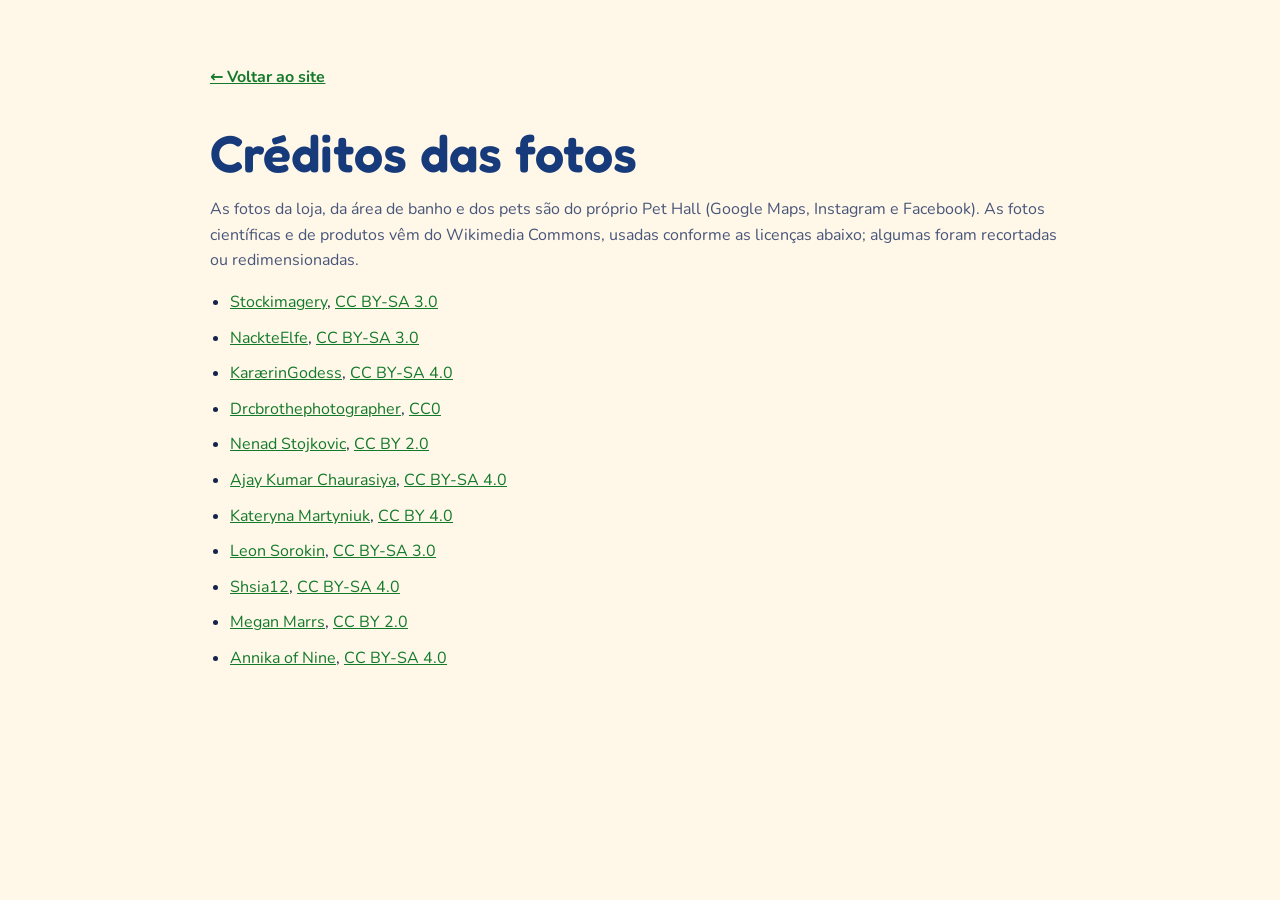
<file: credits.html>
<!doctype html>
<html lang="pt-BR">
<head>
<meta charset="utf-8">
<meta name="viewport" content="width=device-width, initial-scale=1">
<title>Créditos das fotos · Pet Hall Pet Shop</title>
<meta name="description" content="Créditos e licenças das fotografias usadas no site do Pet Hall Pet Shop.">
<meta name="robots" content="noindex">
<link rel="icon" href="img/logo-240.webp?v=1" type="image/webp">
<link href="https://fonts.googleapis.com/css2?family=Fredoka:wght@600&family=Nunito:wght@400;700&display=swap" rel="stylesheet">
<style>
:root{--bg:#fff7e8;--ink:#14244a;--muted:#48567a;--green:#137a2b}
body{margin:0;background:var(--bg);color:var(--ink);font:400 16px/1.6 Nunito,system-ui,sans-serif}
main{width:min(860px,100% - 32px);margin:0 auto;padding:56px 0 80px}
h1{font:600 clamp(34px,6vw,52px)/1.1 Fredoka,sans-serif;margin:24px 0 16px;color:#173a7a}
p{color:var(--muted)} ul{padding-left:20px} li{margin:10px 0;word-break:break-word}
a{color:var(--green)} .back{display:inline-flex;min-height:44px;align-items:center;font-weight:700}
</style>
</head>
<body>
<main>
  <a class="back" href="index.html">← Voltar ao site</a>
  <h1>Créditos das fotos</h1>
  <p>As fotos da loja, da área de banho e dos pets são do próprio Pet Hall (Google Maps, Instagram e Facebook). As fotos científicas e de produtos vêm do Wikimedia Commons, usadas conforme as licenças abaixo; algumas foram recortadas ou redimensionadas.</p>
  <ul>
      <li><a href="https://commons.wikimedia.org/wiki/File:Dog_nose_macro_close_up.JPG">Stockimagery</a>, <a href="http://creativecommons.org/licenses/by-sa/3.0/">CC BY-SA 3.0</a></li>
      <li><a href="https://commons.wikimedia.org/wiki/File:Cat_papillae.jpg">NackteElfe</a>, <a href="https://creativecommons.org/licenses/by-sa/3.0">CC BY-SA 3.0</a></li>
      <li><a href="https://commons.wikimedia.org/wiki/File:Cloven_paw_-_Dog.jpg">KarærinGodess</a>, <a href="https://creativecommons.org/licenses/by-sa/4.0">CC BY-SA 4.0</a></li>
      <li><a href="https://commons.wikimedia.org/wiki/File:A_yellow_budgie_(Melopsittacus_undulatus)_in_Gyeongju_Bird_Park.jpg">Drcbrothephotographer</a>, <a href="http://creativecommons.org/publicdomain/zero/1.0/deed.en">CC0</a></li>
      <li><a href="https://commons.wikimedia.org/wiki/File:Close-up_of_a_veterinarian_examining_a_maltese_dog_with_a_stethoscope._(51687314898).jpg">Nenad Stojkovic</a>, <a href="https://creativecommons.org/licenses/by/2.0">CC BY 2.0</a></li>
      <li><a href="https://commons.wikimedia.org/wiki/File:Malassezia_in_LPCB_Tease_Mount_Microscopy.jpg">Ajay Kumar Chaurasiya</a>, <a href="https://creativecommons.org/licenses/by-sa/4.0">CC BY-SA 4.0</a></li>
      <li><a href="https://commons.wikimedia.org/wiki/File:Feathers_under_a_microscope_01.jpg">Kateryna Martyniuk</a>, <a href="https://creativecommons.org/licenses/by/4.0">CC BY 4.0</a></li>
      <li><a href="https://commons.wikimedia.org/wiki/File:Cat_Eye_Macro.jpg">Leon Sorokin</a>, <a href="https://creativecommons.org/licenses/by-sa/3.0">CC BY-SA 3.0</a></li>
      <li><a href="https://commons.wikimedia.org/wiki/File:Beagle_with_winter_sweater_on_wooden_floor.jpg">Shsia12</a>, <a href="https://creativecommons.org/licenses/by-sa/4.0">CC BY-SA 4.0</a></li>
      <li><a href="https://commons.wikimedia.org/wiki/File:Pile_of_Kibble_Dog_Food_(51049786351).jpg">Megan Marrs</a>, <a href="https://creativecommons.org/licenses/by/2.0">CC BY 2.0</a></li>
      <li><a href="https://commons.wikimedia.org/wiki/File:Closeup_portrait_of_cat_and_its_whiskers.jpg">Annika of Nine</a>, <a href="https://creativecommons.org/licenses/by-sa/4.0">CC BY-SA 4.0</a></li>
  </ul>
</main>
</body>
</html>
</file>
<file: css/style.css>
/* Pet Hall Pet Shop · cores da marca (logo, letreiro e fachada) */
:root {
  --bg: #fff7e8;
  --paper: #ffffff;
  --ink: #14244a;
  --ink-2: #3c486a;
  --line: #ecdcbc;
  --green: #1f9d3a;
  --green-d: #137a2b;
  --green-btn: #16883a;
  --green-btn-d: #0e5f25;
  --lime: #8cc63f;
  --orange: #f7941d;
  --orange-d: #9a4a00;
  --yellow: #ffc72c;
  --sky: #3fa9e6;
  --navy: #173a7a;
  --navy-d: #10285a;
  --pink: #ff6f9f;
  --r-sm: 14px;
  --r: 24px;
  --r-lg: 36px;
  --gutter: clamp(16px, 4vw, 56px);
  --max: 1320px;
  --nav-h: 76px;
  --display: "Fredoka", "Nunito", system-ui, sans-serif;
  --text: "Nunito", system-ui, -apple-system, "Segoe UI", sans-serif;
  --ease: cubic-bezier(.22, .8, .24, 1);
  --shadow: 0 18px 40px -18px rgba(20, 36, 74, .35);
  color-scheme: light;
}

*, *::before, *::after { box-sizing: border-box; }
html { -webkit-text-size-adjust: 100%; scroll-behavior: smooth; scroll-padding-top: calc(var(--nav-h) + 8px); }
html.reduce { scroll-behavior: auto; }
body { margin: 0; background: var(--bg); color: var(--ink); font: 400 17px/1.6 var(--text); overflow-x: hidden; -webkit-font-smoothing: antialiased; }
img { display: block; max-width: 100%; height: auto; }
a { color: inherit; }
h1, h2, h3 { font-family: var(--display); font-weight: 600; line-height: 1.06; letter-spacing: -.01em; margin: 0; }
h2 { font-size: clamp(34px, 4.2vw, 58px); }
h3 { font-size: 20px; line-height: 1.2; }
p { margin: 0; }
ul, ol { margin: 0; padding: 0; list-style: none; }
figure { margin: 0; }
svg { width: 1em; height: 1em; flex: none; }
button { font: inherit; color: inherit; }
.sr { position: absolute !important; width: 1px; height: 1px; overflow: hidden; clip: rect(0 0 0 0); white-space: nowrap; }
.wrap { width: 100%; max-width: calc(var(--max) + 2 * var(--gutter)); margin: 0 auto; padding: 0 var(--gutter); }

:focus-visible { outline: 3px solid var(--navy); outline-offset: 3px; border-radius: 8px; }
.science :focus-visible, .close :focus-visible, .foot :focus-visible { outline-color: var(--yellow); }
.skip:focus-visible { outline-color: var(--orange); }
.skip { position: fixed; left: 16px; top: 12px; z-index: 100; background: var(--ink); color: #fff; padding: 12px 18px; border-radius: 999px; font-weight: 700; text-decoration: none; transform: translateY(-160%); transition: transform .2s; }
.skip:focus { transform: none; }

/* ------------------------------------------------------------ botões e links */
.btn { --bg-b: var(--green-btn); --fg-b: #fff; display: inline-flex; align-items: center; justify-content: center; gap: 10px; min-height: 54px; padding: 0 26px; border-radius: 999px; border: 2px solid transparent; background: var(--bg-b); color: var(--fg-b); font: 600 17px/1 var(--display); letter-spacing: .01em; text-decoration: none; cursor: pointer; white-space: nowrap; box-shadow: 0 5px 0 var(--green-btn-d); transition: transform .18s var(--ease), box-shadow .18s var(--ease), background .2s; }
.btn img { width: 20px; height: 20px; }
.btn svg { width: 18px; height: 18px; transition: transform .25s var(--ease); }
.btn:hover { transform: translateY(-2px); box-shadow: 0 7px 0 var(--green-btn-d); }
.btn:hover svg { transform: translateX(3px); }
.btn:active { transform: translateY(3px); box-shadow: 0 2px 0 var(--green-btn-d); }
.btn--solid img { filter: brightness(0) invert(1); }
.btn--ghost { --bg-b: var(--paper); --fg-b: var(--ink); border-color: var(--ink); box-shadow: 0 5px 0 var(--ink); }
.btn--ghost:hover { box-shadow: 0 7px 0 var(--ink); }
.btn--ghost:active { box-shadow: 0 2px 0 var(--ink); }
.btn--sm { padding: 0 22px; font-size: 16px; }
.link { display: inline-flex; align-items: center; gap: 8px; font: 600 16px/1.2 var(--display); color: var(--green-d); text-decoration: none; background: linear-gradient(currentColor, currentColor) 0 100% / 0 2px no-repeat; padding-bottom: 3px; transition: background-size .3s var(--ease); }
.link svg { width: 16px; height: 16px; transition: transform .25s var(--ease); }
a:hover .link, .link:hover { background-size: 100% 2px; }
a:hover .link svg, .link:hover svg { transform: translateX(3px); }

.eyebrow { display: inline-flex; align-items: center; gap: 8px; font: 600 14px/1 var(--display); letter-spacing: .08em; text-transform: uppercase; color: var(--orange-d); margin-bottom: 16px; }
.eyebrow--pill { background: var(--paper); color: var(--green-d); border: 2px solid var(--green); padding: 9px 16px; border-radius: 999px; letter-spacing: .04em; text-transform: none; font-size: 15px; }
.eyebrow--pill svg { width: 18px; height: 18px; color: var(--orange); }
.eyebrow--light { color: var(--yellow); }

.head { margin-bottom: clamp(28px, 4vw, 48px); }
.head--split { display: grid; grid-template-columns: minmax(0, 1.25fr) minmax(0, 1fr); gap: 24px 56px; align-items: end; }
.head h2 { max-width: 16ch; }
.head__note { color: var(--ink-2); font-size: 18px; max-width: 46ch; }

/* ------------------------------------------------------------ nav */
.nav { position: fixed; inset: 0 0 auto; z-index: 50; height: var(--nav-h); display: flex; align-items: center; transition: background .3s, box-shadow .3s; }
.nav.is-scrolled { background: rgba(255, 247, 232, .94); box-shadow: 0 1px 0 var(--line); }
.nav__in { display: flex; align-items: center; gap: 28px; }
.nav__logo { display: flex; align-items: center; gap: 10px; text-decoration: none; margin-right: auto; min-height: 44px; }
.nav__logo img { width: 52px; height: 52px; border-radius: 50%; transition: transform .4s var(--ease); }
.nav__logo:hover img { transform: rotate(-12deg) scale(1.06); }
.nav__logo span { font: 700 22px/1 var(--display); color: var(--green-d); display: flex; flex-direction: column; gap: 3px; }
.nav__logo small { font: 600 12px/1 var(--text); color: var(--orange-d); letter-spacing: .06em; text-transform: uppercase; }
.nav__links { display: flex; gap: 6px; }
.nav__links a { font: 500 16px/1 var(--display); text-decoration: none; padding: 14px 14px; border-radius: 999px; transition: background .2s, color .2s; }
.nav__links a:hover { background: rgba(31, 157, 58, .12); color: var(--green-d); }
.nav__links a.is-here { background: var(--yellow); }
.nav__toggle { display: none; width: 48px; height: 48px; border-radius: 50%; border: 2px solid var(--ink); background: var(--paper); cursor: pointer; position: relative; }
.nav__toggle i { position: absolute; left: 13px; right: 13px; height: 2.5px; border-radius: 2px; background: var(--ink); transition: transform .3s var(--ease), top .3s; }
.nav__toggle i:first-of-type { top: 18px; }
.nav__toggle i:last-of-type { top: 26px; }
.menu-open .nav__toggle i:first-of-type { top: 22px; transform: rotate(45deg); }
.menu-open .nav__toggle i:last-of-type { top: 22px; transform: rotate(-45deg); }
.menu { position: fixed; inset: 0; z-index: 40; background: var(--bg); padding: calc(var(--nav-h) + 24px) var(--gutter) 32px; display: flex; flex-direction: column; gap: 28px; overflow-y: auto; }
.menu[hidden] { display: none; }
.menu nav { display: flex; flex-direction: column; }
.menu nav a { font: 600 clamp(30px, 8vw, 44px)/1.1 var(--display); text-decoration: none; padding: 12px 0; border-bottom: 2px dashed var(--line); }
.menu .btn { width: 100%; }
.menu__foot { color: var(--ink-2); font-size: 15px; }
.menu-open body { overflow: hidden; }

/* ------------------------------------------------------------ hero */
.hero { position: relative; min-height: 100vh; min-height: 100svh; padding: calc(var(--nav-h) + 24px) 0 48px; display: flex; align-items: center; overflow: hidden; isolation: isolate; }
.hero__bubbles, .hero__paws { position: absolute; inset: 0; pointer-events: none; z-index: -1; overflow: hidden; }
.hero__paws { z-index: 3; }
.bubble { position: absolute; bottom: -80px; border-radius: 50%; background: radial-gradient(circle at 32% 28%, rgba(255,255,255,.95) 0 9%, rgba(255,255,255,0) 10%), radial-gradient(circle at 50% 50%, rgba(63,169,230,0) 55%, rgba(63,169,230,.28) 70%, rgba(255,111,159,.25) 82%, rgba(255,199,44,.35) 92%, rgba(255,255,255,.6) 100%); box-shadow: inset 0 0 0 1px rgba(63,169,230,.25); will-change: transform; }
.paw { position: absolute; width: 26px; height: 26px; margin: -13px 0 0 -13px; }
.hero__grid { display: grid; grid-template-columns: minmax(0, 1.08fr) minmax(0, .92fr); gap: 40px; align-items: center; }
.hero__title { font-size: clamp(44px, 5.7vw, 86px); font-weight: 600; line-height: 1.02; color: var(--navy); margin-bottom: 22px; max-width: 13ch; }
.hero__title .mark { position: relative; color: var(--green); white-space: nowrap; z-index: 0; }
.hero__title .mark::after { content: ""; position: absolute; left: -4%; right: -4%; bottom: .06em; height: .32em; background: var(--yellow); border-radius: 999px; z-index: -1; transform-origin: 0 50%; transform: scaleX(var(--mk, 1)); }
.hero__lead { font-size: clamp(17px, 1.35vw, 20px); color: var(--ink-2); max-width: 50ch; margin-bottom: 30px; }
.hero__actions { display: flex; flex-wrap: wrap; gap: 14px 16px; margin-bottom: 34px; }
.hero__facts { display: flex; flex-wrap: wrap; gap: 14px; }
.hero__facts li { background: var(--paper); border-radius: 20px; padding: 12px 18px; box-shadow: 0 2px 0 var(--line); display: flex; flex-direction: column; gap: 2px; min-width: 150px; }
.hero__facts b { font: 600 22px/1.1 var(--display); color: var(--navy); display: inline-flex; align-items: center; gap: 4px; }
.hero__facts b svg { color: var(--yellow); width: 20px; height: 20px; }
.hero__facts span { font-size: 14px; color: var(--ink-2); }
.hero__facts b.is-open { color: var(--green-d); }
.hero__facts b.is-closed { color: var(--orange-d); }

.hero__art { position: relative; height: clamp(460px, 72vh, 660px); }
.hero__splash { position: absolute; left: 6%; right: 2%; top: 6%; bottom: 4%; background: var(--yellow); border-radius: 46% 54% 52% 48% / 52% 44% 56% 48%; }
.hero__splash::before { content: ""; position: absolute; inset: -14px; border: 3px dashed var(--green); border-radius: inherit; opacity: .55; }
.blob { position: absolute; left: 13%; right: 9%; top: 9%; bottom: 7%; overflow: hidden; border-radius: 58% 42% 55% 45% / 48% 56% 44% 52%; border: 8px solid var(--paper); box-shadow: var(--shadow); background: var(--paper); z-index: 1; }
.blob img { width: 100%; height: 100%; object-fit: cover; object-position: 50% 30%; }
.orb { position: absolute; z-index: 2; border-radius: 50%; overflow: hidden; border: 6px solid var(--paper); box-shadow: var(--shadow); background: var(--paper); }
.orb img { width: 100%; height: 100%; object-fit: cover; }
.orb--a { width: clamp(110px, 10vw, 150px); height: clamp(110px, 10vw, 150px); left: 0; top: 14%; }
.orb--b { width: clamp(120px, 11vw, 170px); height: clamp(120px, 11vw, 170px); right: 0; bottom: 4%; }
.stamp { position: absolute; z-index: 3; right: 2%; top: 0; width: clamp(128px, 11vw, 160px); height: clamp(128px, 11vw, 160px); border-radius: 50%; border: 0; padding: 0; background: var(--paper); box-shadow: var(--shadow); cursor: pointer; display: grid; place-items: center; }
.stamp__ring { position: absolute; inset: 0; width: 100%; height: 100%; animation: spin 18s linear infinite; }
.stamp__ring text { font: 600 15px var(--display); fill: var(--navy); letter-spacing: .08em; text-transform: uppercase; }
.stamp img { width: 58%; height: 58%; border-radius: 50%; transition: transform .3s var(--ease); }
.stamp:hover img { transform: scale(1.06); }
.stamp__woof { position: absolute; left: -54px; top: -6px; background: var(--orange); color: #fff; font: 700 17px/1 var(--display); padding: 10px 14px; border-radius: 18px 18px 4px 18px; opacity: 0; transform: scale(.4); pointer-events: none; white-space: nowrap; }
.is-paused .stamp__ring, .reduce .stamp__ring { animation-play-state: paused; }
@keyframes spin { to { transform: rotate(360deg); } }
.motion-toggle { position: absolute; left: 0; bottom: 0; z-index: 4; display: inline-flex; align-items: center; gap: 8px; min-height: 44px; padding: 0 16px; border-radius: 999px; border: 2px solid var(--line); background: rgba(255,255,255,.85); font: 600 14px/1 var(--display); color: var(--ink-2); cursor: pointer; transition: border-color .2s, transform .18s var(--ease); }
.motion-toggle:hover { border-color: var(--ink); color: var(--ink); transform: translateY(-2px); }
.motion-toggle svg { width: 16px; height: 16px; }
.reduce .motion-toggle { display: none; }

/* entrada: estado inicial (só com JS e sem movimento reduzido) */
.js.m-enter:not(.reduce):not(.ready) [data-hero-fade],
.js.m-enter:not(.reduce):not(.ready) [data-hero-orb],
.js.m-enter:not(.reduce):not(.ready) .stamp { opacity: 0; }


/* ------------------------------------------------------------ seções */
main > section:not(.hero) { padding: clamp(72px, 9vw, 120px) 0; }
@media (min-width: 1025px) and (min-height: 640px) {
  main > section:not(.hero) { min-height: 100vh; display: flex; flex-direction: column; justify-content: center; }
  .pets, .close { padding-block: 64px; }
}

/* loja (bento) */
.bento { display: grid; grid-template-columns: 1.3fr 1fr 1fr; grid-auto-rows: 300px; gap: 18px; }
.tile { position: relative; display: block; overflow: hidden; border-radius: var(--r); background: var(--paper); text-decoration: none; color: var(--ink); box-shadow: 0 3px 0 var(--line); transition: transform .3s var(--ease), box-shadow .3s var(--ease); isolation: isolate; }
.tile:hover { transform: translateY(-2px); box-shadow: 0 12px 28px -14px rgba(20, 36, 74, .4); }
.tile__img { position: absolute; inset: 0; z-index: -1; overflow: hidden; }
.tile__img img { width: 100%; height: 100%; object-fit: cover; transition: transform .6s var(--ease); }
.tile:hover .tile__img img { transform: scale(1.03); }
.tile__txt { position: absolute; left: 12px; right: 12px; bottom: 12px; background: var(--paper); border-radius: 18px; padding: 16px 18px; display: flex; flex-direction: column; align-items: flex-start; gap: 8px; }
.tile__txt h3 { font-size: 20px; }
.tile__txt p { font-size: 15px; color: var(--ink-2); line-height: 1.45; }
.tile--spa { grid-column: 1; grid-row: 1 / span 2; }
.tile--spa .tile__txt { padding: 22px 24px; gap: 10px; }
.tile--spa h3 { font-size: 24px; }
.tile--spa .tile__img img { object-position: 50% 40%; }
.tile--vet { grid-column: 2; grid-row: 1; }
.tile--vet .tile__img img { object-position: 50% 80%; }
.tile--food { grid-column: 3; grid-row: 1; }
.tile--wear { grid-column: 2; grid-row: 2; }
.tile--wear .tile__img img { object-position: 50% 30%; }
.tile--cat { grid-column: 3; grid-row: 2; }
.tile--bird { grid-column: 1; grid-row: 3; }
.tile--store { grid-column: 2 / span 2; grid-row: 3; }
.tile--store .tile__img img { object-position: 50% 78%; }
.sticker { display: inline-flex; align-items: center; gap: 6px; font: 600 13px/1 var(--display); letter-spacing: .04em; text-transform: uppercase; padding: 7px 11px; border-radius: 999px; color: #fff; background: var(--green); }
.sticker svg { width: 16px; height: 16px; }
.sticker--green { background: var(--green-d); }
.sticker--sky { background: #1f78b4; }
.sticker--orange { background: var(--orange-d); }
.sticker--pink { background: #c2185b; }
.sticker--yellow { background: var(--yellow); color: var(--ink); }
.sticker--lime { background: #4f7f12; }
.sticker--navy { background: var(--navy); }

/* banho */
.spa { background: #e6f4fc; }
.spa__grid { display: grid; grid-template-columns: minmax(0, 1fr) minmax(0, 1fr); gap: clamp(32px, 5vw, 80px); align-items: center; }
.spa__photos { position: relative; padding: 0 12% 14% 0; }
.spa__main { border-radius: var(--r-lg); overflow: hidden; box-shadow: var(--shadow); height: clamp(320px, 42vw, 520px); }
.spa__main img { width: 100%; height: 100%; object-fit: cover; }
.spa__small { position: absolute; right: 0; bottom: 0; width: 38%; height: 58%; border-radius: var(--r); overflow: hidden; border: 6px solid var(--paper); box-shadow: var(--shadow); }
.spa__small img { width: 100%; height: 100%; object-fit: cover; object-position: 50% 40%; }
.spa__badge { position: absolute; left: -10px; bottom: 6%; width: 120px; height: 120px; border-radius: 50%; background: #1f78b4; color: #fff; display: grid; place-content: center; text-align: center; box-shadow: var(--shadow); border: 5px solid var(--paper); }
.spa__badge b { font: 700 40px/1 var(--display); }
.spa__badge sub { font-size: .5em; }
.spa__badge span { font: 600 12px/1.15 var(--display); text-transform: uppercase; letter-spacing: .04em; max-width: 9ch; margin: 4px auto 0; }
.spa__copy h2 { color: var(--navy); margin-bottom: 18px; max-width: 15ch; }
.spa__lead { font-size: 18px; color: var(--ink-2); margin-bottom: 28px; max-width: 52ch; }
.steps { display: grid; grid-template-columns: 1fr 1fr; gap: 14px; margin-bottom: 30px; }
.steps li { display: flex; gap: 14px; background: var(--paper); border-radius: 20px; padding: 18px; transition: transform .3s var(--ease), box-shadow .3s; }
.steps li.is-lit { box-shadow: 0 0 0 3px var(--sky); }
.steps__n { flex: none; width: 40px; height: 40px; border-radius: 50%; background: var(--yellow); display: grid; place-items: center; font: 700 19px/1 var(--display); color: var(--navy); }
.steps h3 { font-size: 20px; margin-bottom: 4px; }
.steps p { font-size: 15px; color: var(--ink-2); line-height: 1.45; }

/* ciência */
.science { background: var(--navy); color: #fff; }
.science h2 { color: #fff; }
.science .head__note { color: #c9d6f2; }
.lab { display: grid; grid-template-columns: repeat(3, minmax(0, 1fr)); gap: 20px; }
.lab__card { background: var(--navy-d); border-radius: var(--r); overflow: hidden; display: flex; flex-direction: column; border: 1px solid rgba(255,255,255,.08); transition: transform .3s var(--ease), border-color .3s; }
.lab__card:hover { transform: translateY(-2px); border-color: rgba(255,199,44,.6); }
.lab__img { position: relative; height: 220px; overflow: hidden; cursor: zoom-in; touch-action: pan-y; }
.lab__img img { width: 100%; height: 100%; object-fit: cover; transition: transform .6s var(--ease); }
.lab__card:hover .lab__img img { transform: scale(1.03); }
.lens { position: absolute; width: 150px; height: 150px; margin: -75px 0 0 -75px; border-radius: 50%; border: 4px solid var(--yellow); box-shadow: 0 10px 30px rgba(0,0,0,.45), inset 0 0 0 2px rgba(255,255,255,.5); background-repeat: no-repeat; pointer-events: none; opacity: 0; transform: scale(.5); transition: opacity .2s, transform .25s var(--ease); z-index: 2; }
.lab__img.is-zoom .lens { opacity: 1; transform: scale(1); }
.lab__hint { position: absolute; right: 12px; top: 12px; z-index: 1; width: 36px; height: 36px; border-radius: 50%; background: var(--yellow); color: var(--navy); display: grid; place-items: center; }
.lab__hint svg { width: 18px; height: 18px; }
.lab__txt { padding: 20px 22px 24px; display: flex; flex-direction: column; gap: 8px; }
.lab__stat { font: 500 15px/1.2 var(--display); color: var(--yellow); }
.lab__stat b { font-weight: 700; font-size: 20px; }
.lab__txt h3 { color: #fff; }
.lab__txt p:last-child { color: #c9d6f2; font-size: 15.5px; line-height: 1.5; }

/* pets */
.pets { background: var(--yellow); }
.pets__head { margin-bottom: 28px; }
.pets__head .eyebrow { color: var(--navy); }
.pets__count { display: flex; flex-wrap: wrap; align-items: baseline; gap: 4px 24px; color: var(--navy); font-size: clamp(60px, 9vw, 136px); font-weight: 700; line-height: .95; letter-spacing: -.02em; }
.pets__count [data-count] { font-variant-numeric: tabular-nums; }
.pets__count small { font: 600 clamp(22px, 2.4vw, 34px)/1.15 var(--display); letter-spacing: 0; color: var(--ink); max-width: 20ch; }
.wall { display: grid; grid-template-columns: repeat(3, minmax(0, 1fr)); grid-auto-rows: clamp(180px, 14.5vw, 215px); gap: 16px; }
.wall figure { position: relative; border-radius: var(--r); overflow: hidden; background: var(--paper); border: 5px solid var(--paper); box-shadow: 0 4px 0 rgba(20,36,74,.18); }
.wall img { width: 100%; height: 100%; object-fit: cover; border-radius: calc(var(--r) - 6px); transition: transform .6s var(--ease); }
.wall figure:hover img { transform: scale(1.03); }
.wall__name { position: absolute; left: 12px; bottom: 12px; background: var(--paper); color: var(--navy); font: 700 17px/1 var(--display); padding: 9px 14px; border-radius: 999px; box-shadow: 0 3px 0 rgba(20,36,74,.18); }
.wall__a { grid-column: 1; grid-row: 1 / span 2; }
.wall__a img { object-position: 50% 35%; }
.wall__b { grid-column: 2; grid-row: 1; }
.wall__c { grid-column: 2; grid-row: 2; }
.wall__d { grid-column: 3; grid-row: 1 / span 2; }
.wall__d img { object-position: 50% 60%; }

/* avaliações */
.reviews__grid { display: grid; grid-template-columns: minmax(0, .8fr) minmax(0, 1.2fr); gap: clamp(32px, 5vw, 72px); align-items: center; }
.score h2 { color: var(--navy); margin-bottom: 26px; max-width: 13ch; }
.score__big { display: flex; align-items: center; gap: 16px; }
.score__big > span:first-child { font: 700 84px/1 var(--display); color: var(--green); }
.score__stars { display: flex; gap: 2px; color: var(--yellow); }
.score__stars svg { width: 30px; height: 30px; }
.score__count { color: var(--ink-2); margin: 4px 0 18px; }
.bars { display: grid; gap: 7px; max-width: 360px; margin-bottom: 22px; }
.bars li { display: grid; grid-template-columns: 14px 1fr 34px; align-items: center; gap: 10px; font-size: 14px; color: var(--ink-2); }
.bars i { height: 10px; border-radius: 99px; background: #f0e3c8; position: relative; overflow: hidden; }
.bars i::after { content: ""; position: absolute; inset: 0; background: var(--orange); border-radius: inherit; transform-origin: 0 50%; transform: scaleX(var(--v)); transition: transform 1.2s var(--ease); }
.js:not(.reduce) .bars:not(.is-in) i::after { transform: scaleX(0); }
.score__fb { display: flex; align-items: center; gap: 10px; margin-bottom: 24px; color: var(--ink-2); }
.score__fb b { color: var(--ink); }
.quotes { display: grid; grid-template-columns: 1fr 1fr; gap: 18px; }
.quote { margin: 0; background: var(--paper); border-radius: var(--r); padding: 26px 26px 22px; display: flex; flex-direction: column; justify-content: space-between; gap: 20px; border-top: 8px solid var(--c, var(--green)); box-shadow: 0 3px 0 var(--line); }
.quote p { font-size: 16.5px; line-height: 1.55; }
.quote p::before { content: "“"; display: block; font: 700 54px/.6 var(--display); color: var(--c); margin-bottom: 8px; }
.quote footer { display: flex; align-items: center; gap: 12px; font-size: 14px; color: var(--ink-2); }
.quote footer b { display: block; color: var(--ink); font-size: 16px; }
.quote__av { width: 44px; height: 44px; border-radius: 50%; display: grid; place-items: center; background: var(--c); color: #fff; font: 700 19px/1 var(--display); }
.quote--green { --c: var(--green); }
.quote--orange { --c: var(--orange-d); }
.quote--sky { --c: #1f78b4; }
.quote--yellow { --c: #b07d00; }

/* visite */
.visit { background: var(--paper); }
.visit__title { color: var(--navy); }
.visit__grid { display: grid; grid-template-columns: minmax(0, 1.15fr) minmax(0, .85fr); gap: 24px; align-items: stretch; }
.map { border-radius: var(--r-lg); overflow: hidden; border: 4px solid var(--green); min-height: 480px; height: 100%; background: #e9efe4; }
.map iframe { display: block; width: 100%; height: 100%; min-height: 472px; border: 0; }
.info { display: grid; gap: 16px; }
.info__block { background: var(--bg); border-radius: var(--r); padding: 22px 24px; }
.info__block h3 { display: flex; align-items: center; gap: 10px; font-size: 20px; margin-bottom: 10px; color: var(--navy); }
.info__block h3 svg { width: 22px; height: 22px; color: var(--green); }
.info__block > p { color: var(--ink-2); margin-bottom: 16px; }
.info__btns { display: flex; flex-wrap: wrap; gap: 12px; }
.info__top { display: flex; align-items: center; justify-content: space-between; gap: 12px; margin-bottom: 6px; }
.info__top h3 { margin: 0; }
.status { font: 600 14px/1 var(--display); padding: 8px 12px; border-radius: 999px; }
.status.is-open { background: rgba(31,157,58,.14); color: var(--green-d); }
.status.is-closed { background: rgba(247,148,29,.16); color: var(--orange-d); }
.hours { width: 100%; border-collapse: collapse; font-size: 15.5px; }
.hours th, .hours td { padding: 6px 0; text-align: left; font-weight: 400; border-bottom: 1px dashed var(--line); }
.hours td { text-align: right; font-variant-numeric: tabular-nums; }
.hours tr:last-child th, .hours tr:last-child td { border-bottom: 0; }
.hours tr.is-today th, .hours tr.is-today td { font-weight: 800; color: var(--green-d); }
.contacts { display: grid; gap: 4px; }
.contacts a { display: flex; align-items: center; gap: 14px; min-height: 52px; text-decoration: none; padding: 6px 10px; margin: 0 -10px; border-radius: 14px; transition: background .2s; }
.contacts a:hover { background: rgba(31,157,58,.1); }
.contacts svg { width: 22px; height: 22px; color: var(--green); }
.contacts span { display: flex; flex-direction: column; font-size: 15.5px; color: var(--ink-2); word-break: break-word; }
.contacts b { color: var(--ink); font-size: 14px; font-weight: 800; }

/* fecho */
.close { position: relative; background: #0e5f25; color: #fff; overflow: hidden; text-align: center; }
.close__in { display: flex; flex-direction: column; align-items: center; }
.close__logo { width: 120px; height: 120px; border-radius: 50%; border: 6px solid #fff; margin-bottom: 26px; box-shadow: 0 14px 30px -12px rgba(0,0,0,.4); }
.close h2 { max-width: 16ch; margin-bottom: 14px; }
.close p { font-size: 19px; color: #fff; max-width: 44ch; margin-bottom: 36px; }
.socials { display: grid; grid-template-columns: repeat(4, minmax(0, 1fr)); gap: 14px; width: 100%; max-width: 1040px; }
.socials a { display: flex; align-items: center; gap: 14px; min-height: 72px; padding: 14px 18px; border-radius: 22px; background: #fff; color: var(--ink); text-decoration: none; text-align: left; box-shadow: 0 5px 0 #083d17; transition: transform .2s var(--ease), box-shadow .2s var(--ease); }
.socials a:hover { transform: translateY(-2px); box-shadow: 0 7px 0 #0b4d1d; }
.socials a:active { transform: translateY(3px); box-shadow: 0 2px 0 #0b4d1d; }
.socials img { width: 30px; height: 30px; }
.socials span { display: flex; flex-direction: column; font-size: 14px; color: var(--ink-2); min-width: 0; }
.socials b { font: 600 17px/1.2 var(--display); color: var(--ink); }

/* rodapé */
.foot { background: var(--navy-d); color: #c9d6f2; padding: 40px 0 44px; font-size: 15px; }
.foot__in { display: grid; gap: 12px; }
.foot__brand { display: flex; align-items: center; gap: 14px; color: #fff; }
.foot__brand img { width: 56px; height: 56px; border-radius: 50%; }
.foot__brand span { display: flex; flex-direction: column; }
.foot__brand b { font: 600 20px/1.2 var(--display); }
.foot__small { font-size: 13.5px; color: #9fb0d6; }
.foot a { color: #fff; }

/* barra de ações (celular) */
.actionbar { display: none; }

/* ------------------------------------------------------------ responsivo */
@media (max-width: 1180px) {
  .nav__links { display: none; }
  .nav__toggle { display: block; }
  .nav__in { gap: 14px; }
}
@media (max-width: 1100px) {
  .lab { grid-template-columns: repeat(2, minmax(0, 1fr)); }
  .quotes { grid-template-columns: 1fr; }
  .reviews__grid { grid-template-columns: 1fr 1fr; align-items: start; }
}
@media (max-width: 1024px) {
  .hero__grid { grid-template-columns: 1fr; gap: 36px; }
  .hero { min-height: 0; padding-top: calc(var(--nav-h) + 32px); }
  .hero__art { height: clamp(380px, 60vw, 560px); max-width: 640px; width: 100%; margin: 0 auto; }
  .hero__title { max-width: 15ch; }
  .bento { grid-template-columns: 1fr 1fr; grid-auto-rows: 280px; }
  .tile--vet, .tile--food, .tile--wear, .tile--cat, .tile--bird, .tile--store { grid-column: auto; grid-row: auto; }
  .tile--spa { grid-column: 1 / span 2; grid-row: span 2; }
  .spa__grid { grid-template-columns: 1fr; }
  .spa__photos { max-width: 640px; }
  .visit__grid { grid-template-columns: 1fr; }
  .map, .map iframe { min-height: 380px; }
  .socials { grid-template-columns: 1fr 1fr; }
}
@media (max-width: 900px) {
  .head--split { grid-template-columns: 1fr; gap: 14px; }
  .reviews__grid { grid-template-columns: 1fr; }
  .quotes { grid-template-columns: 1fr 1fr; }
  .wall { grid-template-columns: repeat(2, minmax(0, 1fr)); grid-auto-rows: 210px; }
  .wall__a { grid-column: 1; grid-row: 1 / span 2; }
  .wall__b { grid-column: 2; grid-row: 1; }
  .wall__d { grid-column: 2; grid-row: 2 / span 2; }
  .wall__c { grid-column: 1; grid-row: 3; }
  .nav__cta { display: none; }
  .actionbar { display: grid; grid-template-columns: 1.3fr 1fr 1fr; gap: 8px; position: fixed; left: 0; right: 0; bottom: 0; z-index: 45; padding: 10px 12px calc(10px + env(safe-area-inset-bottom)); background: rgba(255,255,255,.97); box-shadow: 0 -6px 20px -10px rgba(20,36,74,.35); }
  .actionbar a { display: flex; align-items: center; justify-content: center; gap: 8px; min-height: 48px; border-radius: 999px; text-decoration: none; font: 600 16px/1 var(--display); border: 2px solid var(--ink); color: var(--ink); background: #fff; }
  .actionbar a:first-child { background: var(--green-btn); border-color: var(--green-btn); color: #fff; }
  .actionbar a:first-child img { filter: brightness(0) invert(1); }
  .actionbar img, .actionbar svg { width: 20px; height: 20px; }
  body { padding-bottom: calc(72px + env(safe-area-inset-bottom)); }
}
@media (max-width: 640px) {
  :root { --nav-h: 68px; }
  body { font-size: 16px; }
  .nav__logo img { width: 46px; height: 46px; }
  .nav__logo span { font-size: 20px; }
  .hero { min-height: 100vh; min-height: 100svh; padding-top: calc(var(--nav-h) + 10px); padding-bottom: 24px; align-items: flex-start; }
  .motion-toggle { width: 44px; padding: 0; justify-content: center; }
  .motion-toggle span { position: absolute; width: 1px; height: 1px; overflow: hidden; clip: rect(0 0 0 0); }
  .hero__title { font-size: clamp(36px, 10vw, 50px); margin-bottom: 14px; }
  .hero__lead { margin-bottom: 20px; }
  .hero__actions { flex-direction: column; align-items: stretch; margin-bottom: 0; }
  .hero__actions .btn--ghost, .hero__facts { display: none; }
  .hero__actions .btn { width: 100%; }
  .hero__facts { gap: 10px; }
  .hero__facts li { min-width: 0; padding: 10px 14px; }
  .hero__facts li:last-child { grid-column: 1 / span 2; }
  .hero__grid { gap: 22px; }
  .hero__art { order: -1; height: calc((100vw - 2 * var(--gutter)) * .62); max-height: 280px; max-width: 380px; }
  .eyebrow--pill { font-size: 13px; padding: 8px 12px; }
  .hero__lead { font-size: 16px; }
  .orb--a { width: 76px; height: 76px; top: 16%; border-width: 4px; }
  .orb--b { width: 84px; height: 84px; border-width: 4px; }
  .stamp { width: 88px; height: 88px; }
  .blob { border-width: 5px; }
  .stamp__ring text { font-size: 17px; }
  .stamp__woof { left: -44px; top: -14px; font-size: 14px; padding: 8px 10px; }
  .bento { grid-template-columns: 1fr; grid-auto-rows: auto; }
  .tile, .tile--spa, .tile--store { grid-column: 1; grid-row: auto; height: auto; display: flex; flex-direction: column; }
  .tile__img { position: relative; inset: auto; height: 210px; z-index: 0; }
  .tile--spa .tile__img { height: 260px; }
  .tile__txt { position: relative; left: auto; right: auto; bottom: auto; border-radius: 0; padding: 16px 18px 20px; }
  .tile--spa .tile__txt { padding: 18px 18px 22px; }
  .tile--spa h3 { font-size: 24px; }
  .steps { grid-template-columns: 1fr; }
  .spa__photos { padding: 0 16% 18% 0; }
  .spa__main { height: calc((100vw - 2 * var(--gutter)) * .7); }
  .spa__badge { width: 96px; height: 96px; left: -6px; }
  .spa__badge b { font-size: 30px; }
  .spa__badge span { font-size: 10px; }
  .spa .btn { width: 100%; }
  .lab { grid-template-columns: 1fr; }
  .lab__img { height: 210px; }
  .wall { grid-auto-rows: 170px; gap: 10px; }
  .wall figure { border-width: 4px; }
  .wall__name { font-size: 15px; padding: 8px 12px; left: 8px; bottom: 8px; }
  .quotes { grid-template-columns: 1fr; }
  .score__big > span:first-child { font-size: 68px; }
  .info__block { padding: 20px; }
  .info__btns .btn { flex: 1 1 100%; }
  .map, .map iframe { min-height: 340px; }
  .socials { grid-template-columns: 1fr; }
  .close__logo { width: 96px; height: 96px; }
}
@media (max-width: 360px) {
  .btn { white-space: normal; text-align: center; line-height: 1.15; padding: 10px 18px; }

  .hero__facts li:last-child { grid-column: auto; }
}

@media (prefers-reduced-motion: reduce) {
  *, *::before, *::after { animation-duration: .01ms !important; animation-iteration-count: 1 !important; transition-duration: .01ms !important; }
}
@media (max-width: 640px) and (max-height: 760px) {
  .hero__art { height: calc((100vw - 2 * var(--gutter)) * .5); max-height: 210px; }
  .hero__title { font-size: clamp(34px, 9vw, 44px); }
  .hero__lead { font-size: 15.5px; line-height: 1.5; }
}
@media (min-width: 641px) and (max-width: 1024px) {
  .motion-toggle { top: 0; bottom: auto; }
}
</file>
